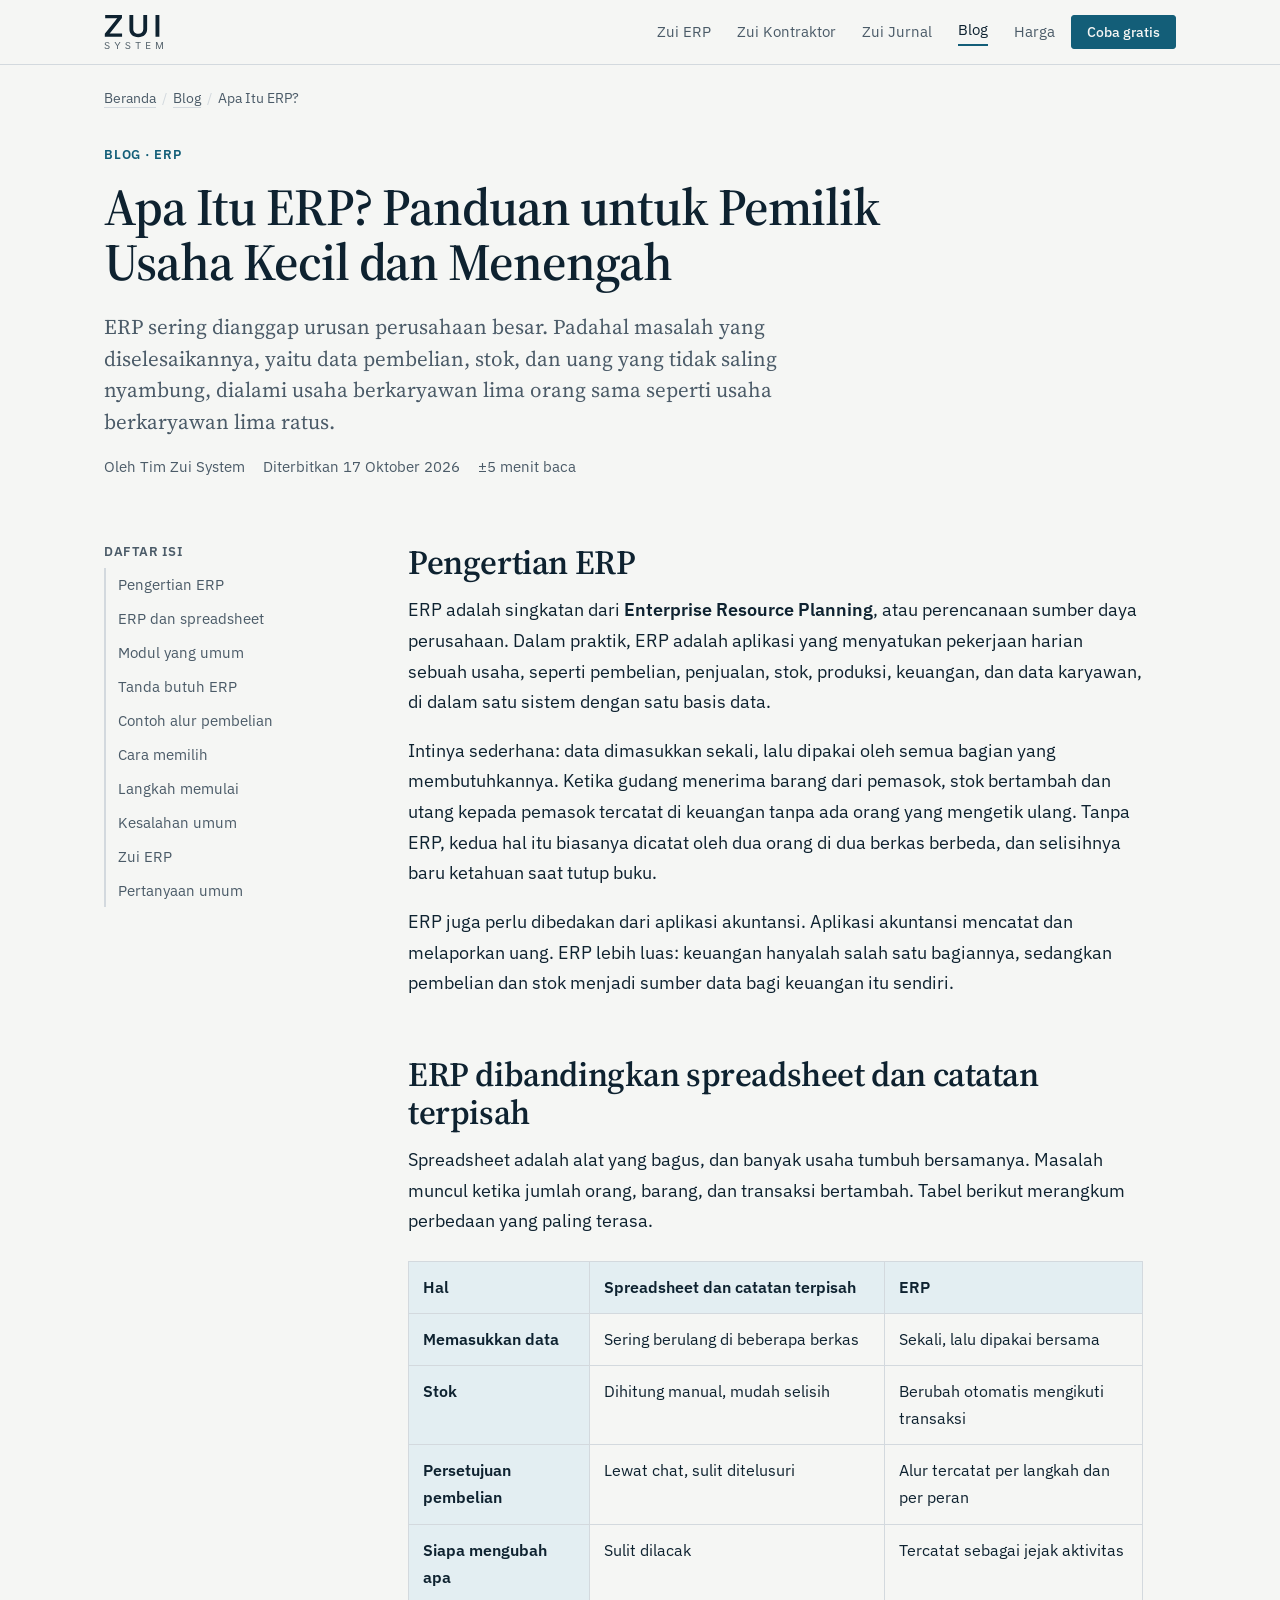
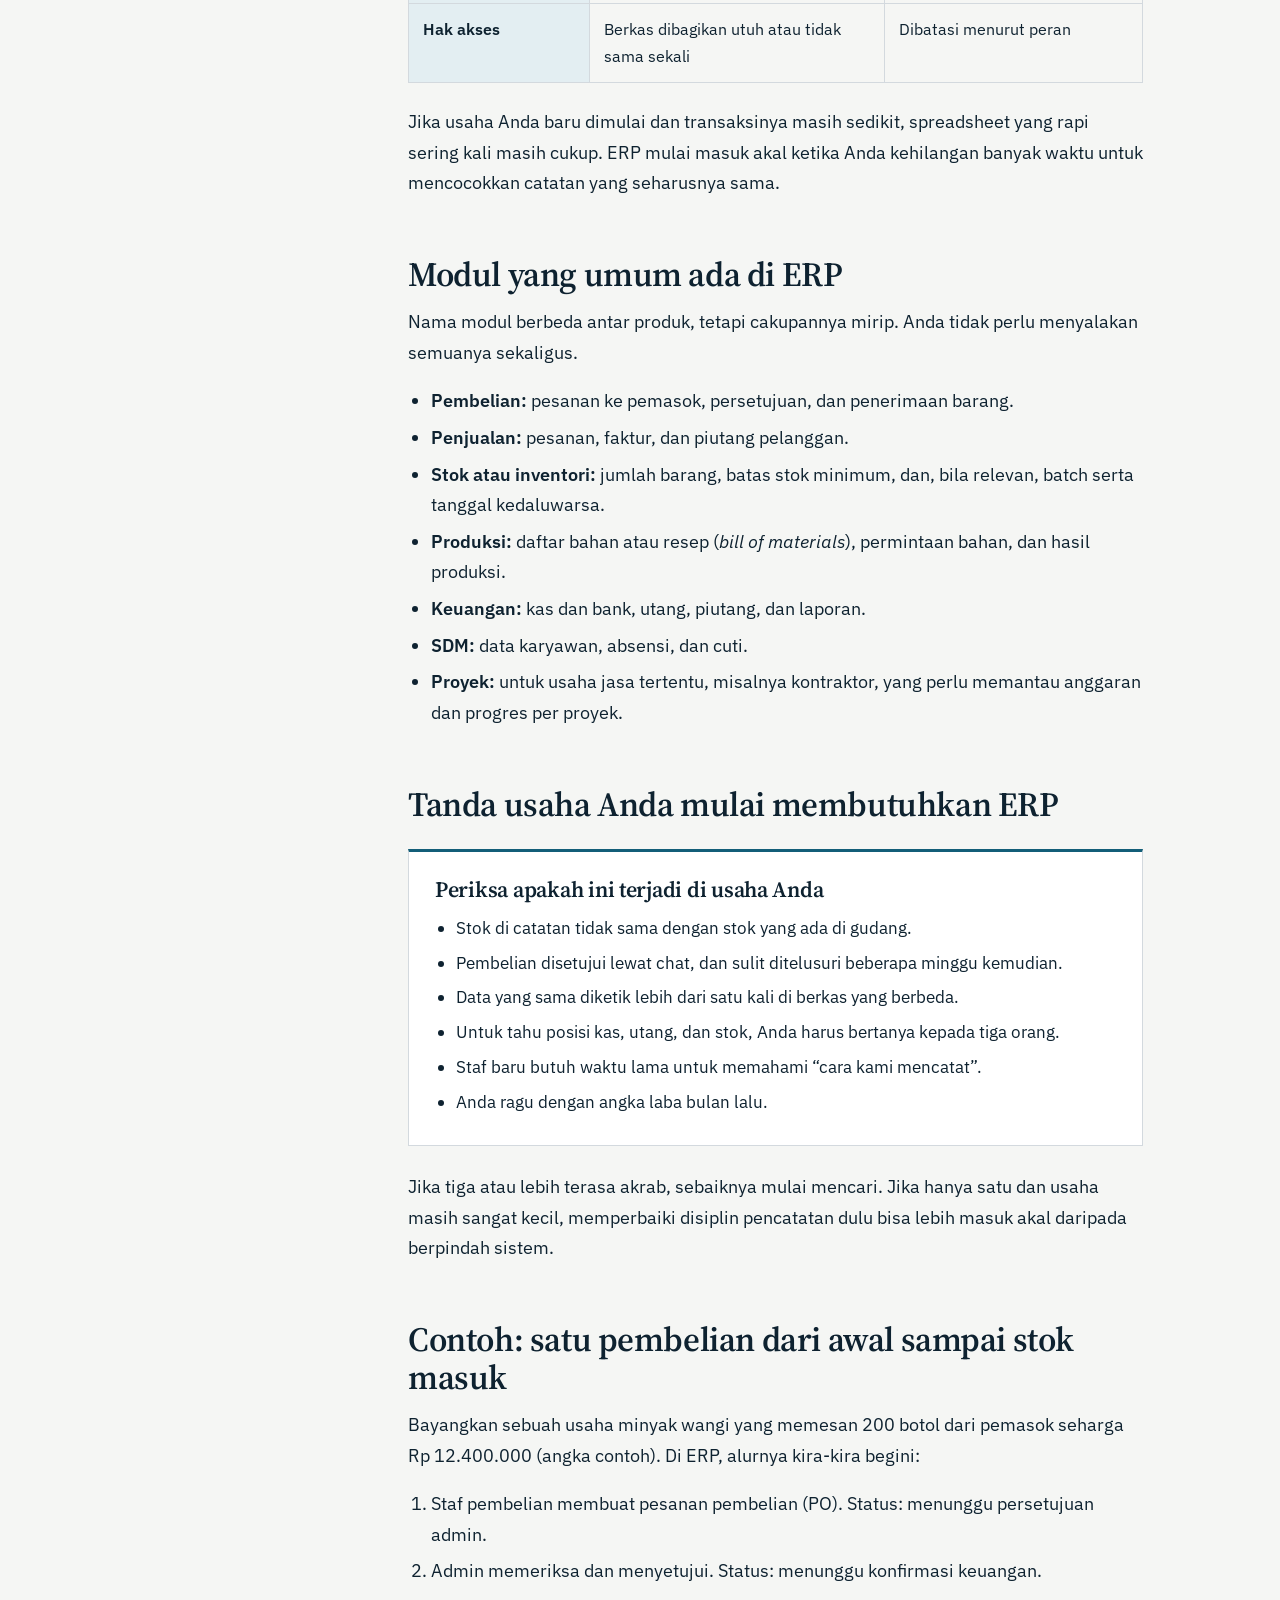
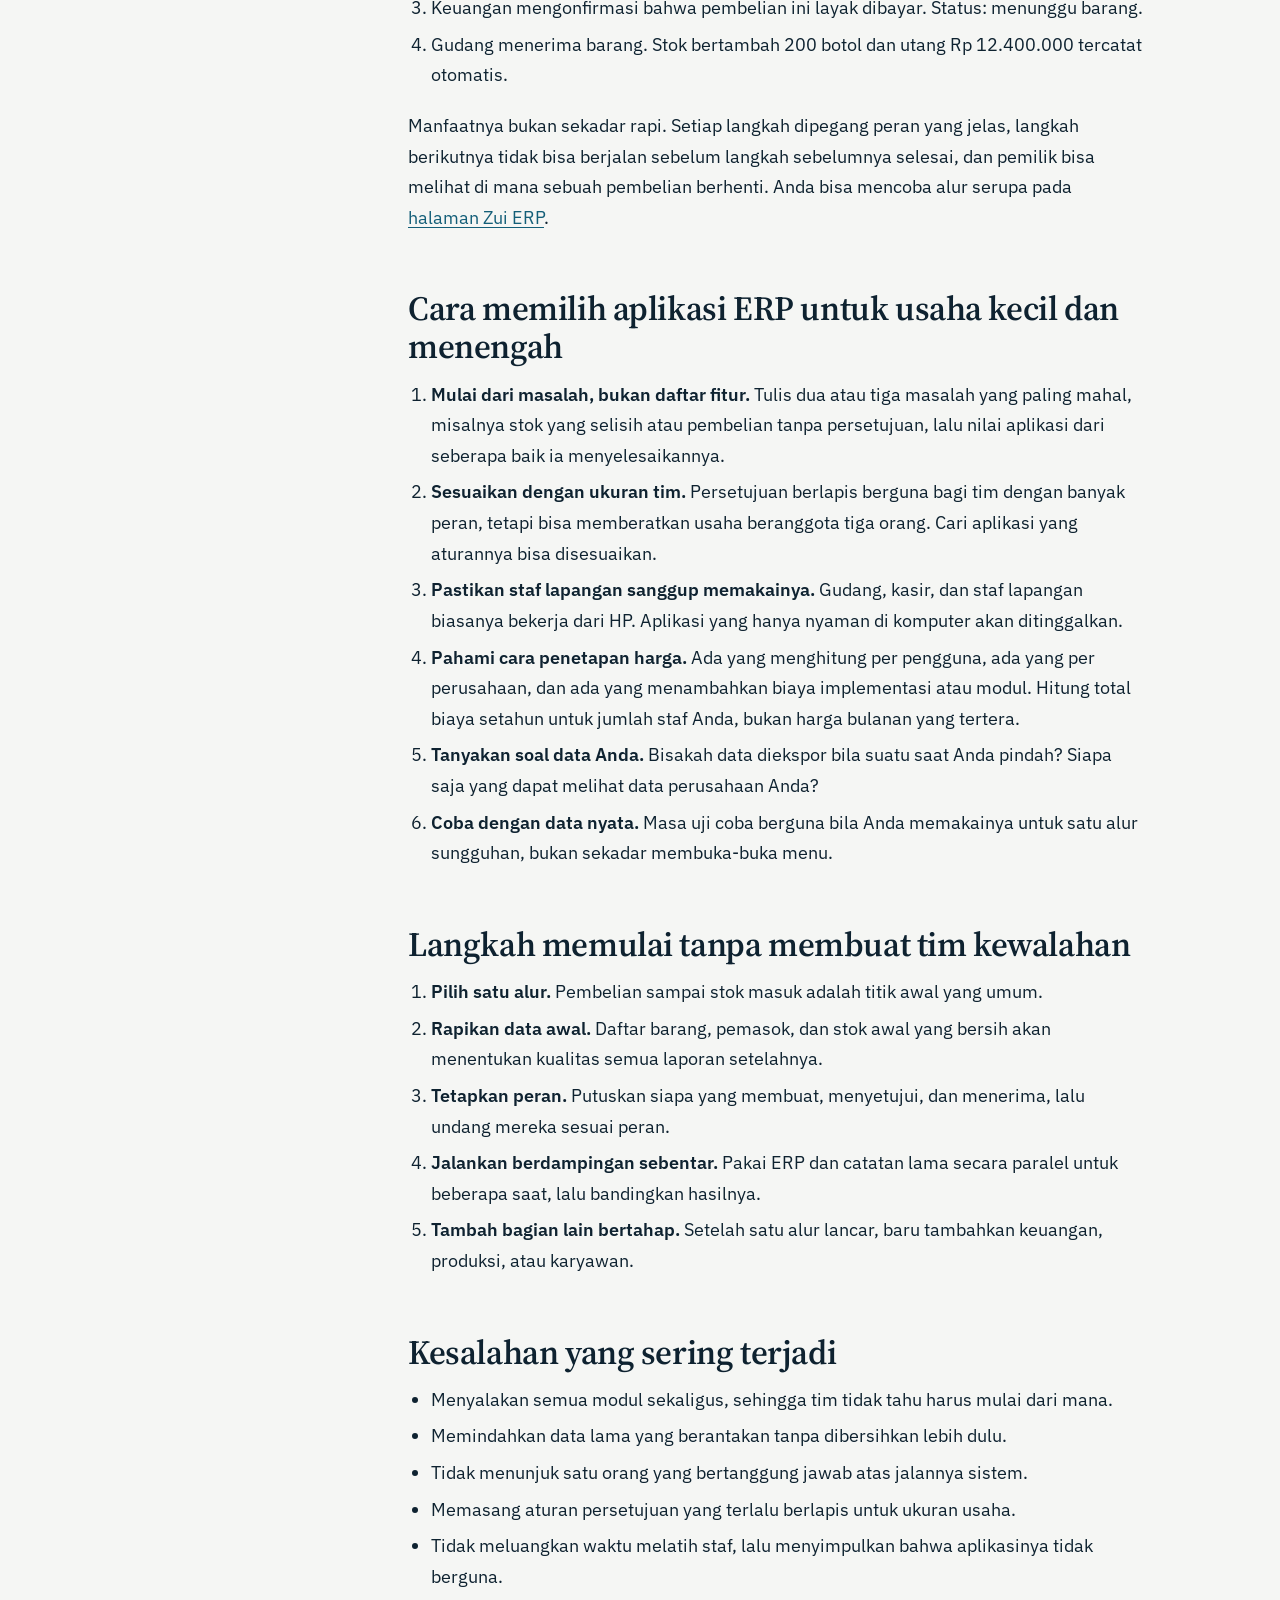
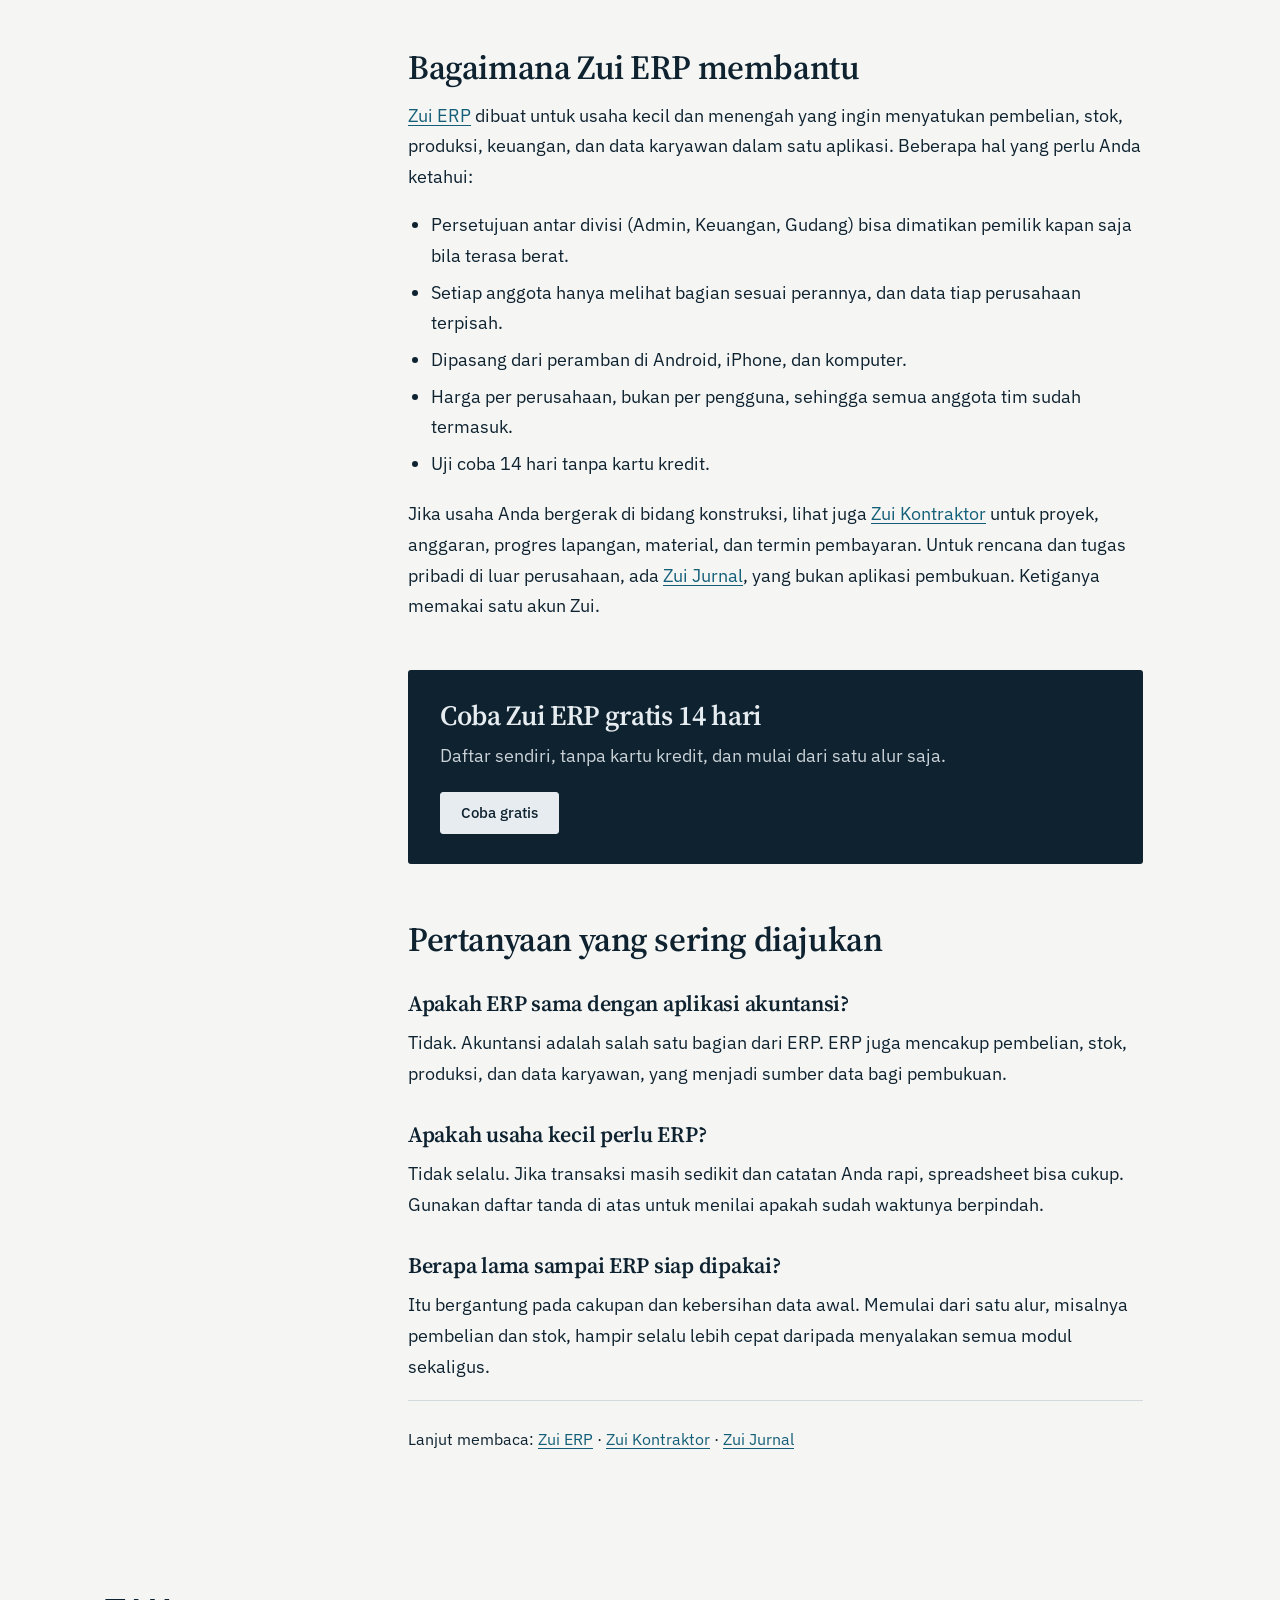
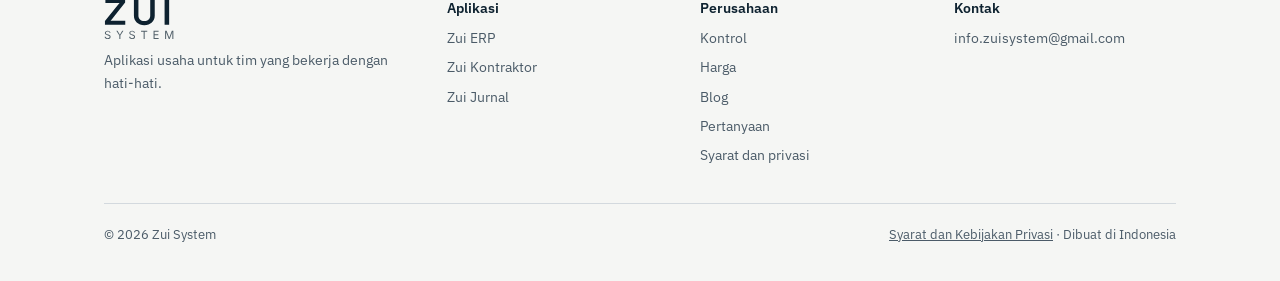
<file: apa-itu-erp.html>
<!DOCTYPE html>
<html lang="id"><head><meta charset="utf-8">
<meta name="viewport" content="width=device-width,initial-scale=1,viewport-fit=cover">
<meta name="theme-color" content="#0E2230"><title>Apa Itu ERP? Panduan untuk Pemilik Usaha Kecil dan Menengah</title>
<meta name="description" content="Apa itu ERP, modul yang umum ada, tanda usaha Anda membutuhkannya, dan cara memilih aplikasi ERP yang pas untuk usaha kecil dan menengah.">
<meta name="robots" content="index,follow,max-image-preview:large">
<link rel="canonical" href="https://zuisystem.com/apa-itu-erp.html">
<meta property="og:type" content="article">
<meta property="og:site_name" content="Zui System">
<meta property="og:locale" content="id_ID">
<meta property="og:url" content="https://zuisystem.com/apa-itu-erp.html">
<meta property="og:title" content="Apa Itu ERP? Panduan untuk Pemilik Usaha Kecil dan Menengah">
<meta property="og:description" content="Apa itu ERP, modul yang umum ada, tanda usaha Anda membutuhkannya, dan cara memilih aplikasi ERP yang pas untuk usaha kecil dan menengah.">
<meta property="og:image" content="https://zuisystem.com/og-apa-itu-erp.png">
<meta property="og:image:width" content="1200"><meta property="og:image:height" content="630">
<meta name="twitter:card" content="summary_large_image">
<meta name="twitter:title" content="Apa Itu ERP? Panduan untuk Pemilik Usaha Kecil dan Menengah">
<meta name="twitter:description" content="Apa itu ERP, modul yang umum ada, tanda usaha Anda membutuhkannya, dan cara memilih aplikasi ERP yang pas untuk usaha kecil dan menengah.">
<meta name="twitter:image" content="https://zuisystem.com/og-apa-itu-erp.png">
<meta name="author" content="Tim Zui System">
<meta property="article:published_time" content="2026-10-17T00:00:00+07:00">
<meta property="article:modified_time" content="2026-10-17T00:00:00+07:00">
<meta property="article:section" content="ERP">
<script type="application/ld+json">{"@context":"https://schema.org","@graph":[{"@type":"BlogPosting","@id":"https://zuisystem.com/apa-itu-erp.html#post","headline":"Apa Itu ERP? Panduan untuk Pemilik Usaha Kecil dan Menengah","description":"Apa itu ERP, modul yang umum ada, tanda usaha Anda membutuhkannya, dan cara memilih aplikasi ERP yang pas untuk usaha kecil dan menengah.","image":["https://zuisystem.com/og-apa-itu-erp.png"],"datePublished":"2026-10-17","dateModified":"2026-10-17","author":{"@type":"Organization","name":"Tim Zui System","url":"https://zuisystem.com/"},"publisher":{"@id":"https://zuisystem.com/#org"},"mainEntityOfPage":{"@type":"WebPage","@id":"https://zuisystem.com/apa-itu-erp.html"},"inLanguage":"id","wordCount":1097,"articleSection":"ERP","keywords":"apa itu ERP, ERP untuk UKM, aplikasi ERP, pengertian ERP, memilih aplikasi ERP","about":{"@id":"https://zuisystem.com/zui-erp.html#app"}},{"@type":"BreadcrumbList","itemListElement":[{"@type":"ListItem","position":1,"name":"Beranda","item":"https://zuisystem.com/"},{"@type":"ListItem","position":2,"name":"Blog","item":"https://zuisystem.com/blog.html"},{"@type":"ListItem","position":3,"name":"Apa Itu ERP?","item":"https://zuisystem.com/blog.html"}],"@id":"https://zuisystem.com/apa-itu-erp.html#bc"}]}</script>
<link rel="icon" href="icon-192.png"><link rel="manifest" href="manifest.webmanifest"><link rel="apple-touch-icon" href="icon-192.png">
<link rel="preconnect" href="https://fonts.googleapis.com"><link rel="preconnect" href="https://fonts.gstatic.com" crossorigin>
<link rel="stylesheet" href="https://fonts.googleapis.com/css2?family=IBM+Plex+Sans:wght@400;500;600&family=Source+Serif+4:opsz,wght@8..60,400;8..60,600&display=swap">
<link rel="stylesheet" href="site.css?v=1">
</head><body>
<a class="sk" href="#isi">Lewati ke isi</a>
<div class="top"><div class="w"><a class="lg" href="index.html"><svg class="zl" viewBox="20 20 398 226" role="img" aria-label="Zui System"><g fill="currentColor"><path transform="translate(20 165.4)" d="M5.37109375 0.0H120.1171875V-22.36328125H36.9140625C42.1875 -28.61328125 47.4609375 -34.765625 52.44140625 -41.015625L119.3359375 -125.0V-145.5078125H7.91015625V-123.14453125H88.28125C83.203125 -117.3828125 78.3203125 -111.5234375 73.6328125 -105.76171875L5.37109375 -20.5078125Z M227.8984375 2.34375C263.4453125 2.34375 286.6875 -19.3359375 286.6875 -50.29296875V-145.5078125H261.19921875V-52.34375C261.19921875 -33.7890625 248.30859375 -20.5078125 227.8984375 -20.5078125C207.48828125 -20.5078125 194.5 -33.88671875 194.5 -52.34375V-145.5078125H169.01171875V-50.29296875C169.01171875 -19.23828125 192.25390625 2.34375 227.8984375 2.34375Z M368.1015625 -145.5078125H342.3203125V0.0H368.1015625Z"/><path transform="translate(20 245.9)" opacity=".7" d="M20.53125 0.8125C31.28125 0.8125 37.4375 -5.0625 37.4375 -12.6875C37.4375 -21.375 29.25 -24.1875 24.25 -25.5625L19.59375 -26.84375C16.1875 -27.78125 10.71875 -29.5 10.71875 -34.375C10.71875 -38.75 14.71875 -41.9375 20.75 -41.9375C26.28125 -41.9375 30.46875 -39.34375 31.0 -34.8125H36.8125C36.53125 -41.84375 30.125 -47.1875 20.9375 -47.1875C11.9375 -47.1875 4.9375 -41.96875 4.9375 -34.09375C4.9375 -27.90625 9.3125 -24.0625 16.8125 -21.9375L22.4375 -20.34375C27.40625 -18.9375 31.65625 -17.28125 31.65625 -12.78125C31.65625 -7.8125 26.84375 -4.5 20.53125 -4.5C15.0625 -4.5 10.1875 -6.90625 9.71875 -12.1875H3.625C4.15625 -4.375 10.4375 0.8125 20.53125 0.8125Z M86.6925 0.0H92.63V-19.0625L109.755 -46.5625H102.91125L93.72375 -31.53125C92.22375 -29.0625 90.97375 -26.9375 89.72375 -23.9375C88.47375 -26.84375 87.22375 -28.96875 85.66125 -31.53125L76.4425 -46.5625H69.5675L86.6925 -19.0625Z M158.79125 0.8125C169.54125 0.8125 175.6975 -5.0625 175.6975 -12.6875C175.6975 -21.375 167.51 -24.1875 162.51 -25.5625L157.85375 -26.84375C154.4475 -27.78125 148.97875 -29.5 148.97875 -34.375C148.97875 -38.75 152.97875 -41.9375 159.01 -41.9375C164.54125 -41.9375 168.72875 -39.34375 169.26 -34.8125H175.0725C174.79125 -41.84375 168.385 -47.1875 159.1975 -47.1875C150.1975 -47.1875 143.1975 -41.96875 143.1975 -34.09375C143.1975 -27.90625 147.5725 -24.0625 155.0725 -21.9375L160.6975 -20.34375C165.66625 -18.9375 169.91625 -17.28125 169.91625 -12.78125C169.91625 -7.8125 165.10375 -4.5 158.79125 -4.5C153.3225 -4.5 148.4475 -6.90625 147.97875 -12.1875H141.885C142.41625 -4.375 148.6975 0.8125 158.79125 0.8125Z M209.265 -41.3125H223.92125V0.0H229.85875V-41.3125H244.4525V-46.5625H209.265Z M280.02 0.0H308.67625V-5.25H285.9575V-20.875H306.86375V-26.125H285.9575V-41.3125H308.395V-46.5625H280.02Z M345.36875 0.0H351.025V-26.59375C351.025 -30.1875 350.9 -35.6875 350.80625 -40.125C352.65 -34.65625 354.4625 -29.21875 355.49375 -26.59375L366.05625 0.0H371.2125L381.61875 -26.59375C382.68125 -29.3125 384.61875 -34.90625 386.30625 -40.21875C386.18125 -35.375 386.0875 -30.03125 386.0875 -26.59375V0.0H391.93125V-46.5625H383.4625L372.15 -17.1875C371.24375 -14.84375 369.80625 -10.25 368.7125 -6.59375C367.61875 -10.375 366.15 -14.9375 365.275 -17.1875L353.80625 -46.5625H345.36875Z"/></g></svg></a>
<nav class="lk" aria-label="Utama"><a href="zui-erp.html">Zui ERP</a><a href="zui-kontraktor.html">Zui Kontraktor</a><a href="zui-jurnal.html">Zui Jurnal</a><a href="blog.html" aria-current="page">Blog</a><a href="index.html#harga">Harga</a></nav>
<a class="b p sm" href="index.html#mulai">Coba gratis</a>
<button type="button" class="hb" id="hb" aria-label="Buka menu" aria-expanded="false" aria-controls="mm"><span></span><span></span></button></div>
<div class="mm" id="mm" hidden><div class="w"><a class="mi" href="zui-erp.html">Zui ERP</a><a class="mi" href="zui-kontraktor.html">Zui Kontraktor</a><a class="mi" href="zui-jurnal.html">Zui Jurnal</a><a class="mi" href="blog.html">Blog</a><a class="mi" href="index.html#harga">Harga</a><a class="mi" href="syarat.html">Syarat dan privasi</a><a class="b p mcta" href="index.html#mulai">Coba gratis 14 hari</a></div></div></div>
<main id="isi">
<div class="w"><nav class="bc" aria-label="Remah roti"><ol><li><a href="index.html">Beranda</a></li><li><a href="blog.html">Blog</a></li><li aria-current="page">Apa Itu ERP?</li></ol></nav>
<article class="art"><header><p class="eyebrow">Blog · ERP</p><h1>Apa Itu ERP? Panduan untuk Pemilik Usaha Kecil dan Menengah</h1>
<p class="lede">ERP sering dianggap urusan perusahaan besar. Padahal masalah yang diselesaikannya, yaitu data pembelian, stok, dan uang yang tidak saling nyambung, dialami usaha berkaryawan lima orang sama seperti usaha berkaryawan lima ratus.</p>
<p class="meta"><span>Oleh Tim Zui System</span><span>Diterbitkan <time datetime="2026-10-17">17 Oktober 2026</time></span><span>±5 menit baca</span></p></header>
<nav class="toc" aria-label="Daftar isi"><b>Daftar isi</b><a href="#pengertian">Pengertian ERP</a><a href="#perbandingan">ERP dan spreadsheet</a><a href="#modul">Modul yang umum</a><a href="#tanda">Tanda butuh ERP</a><a href="#contoh">Contoh alur pembelian</a><a href="#memilih">Cara memilih</a><a href="#memulai">Langkah memulai</a><a href="#kesalahan">Kesalahan umum</a><a href="#zui">Zui ERP</a><a href="#faq">Pertanyaan umum</a></nav>
<div class="pr"><h2 id="pengertian">Pengertian ERP</h2>
<p>ERP adalah singkatan dari <strong>Enterprise Resource Planning</strong>, atau perencanaan sumber daya perusahaan. Dalam praktik, ERP adalah aplikasi yang menyatukan pekerjaan harian sebuah usaha, seperti pembelian, penjualan, stok, produksi, keuangan, dan data karyawan, di dalam satu sistem dengan satu basis data.</p>
<p>Intinya sederhana: data dimasukkan sekali, lalu dipakai oleh semua bagian yang membutuhkannya. Ketika gudang menerima barang dari pemasok, stok bertambah dan utang kepada pemasok tercatat di keuangan tanpa ada orang yang mengetik ulang. Tanpa ERP, kedua hal itu biasanya dicatat oleh dua orang di dua berkas berbeda, dan selisihnya baru ketahuan saat tutup buku.</p>
<p>ERP juga perlu dibedakan dari aplikasi akuntansi. Aplikasi akuntansi mencatat dan melaporkan uang. ERP lebih luas: keuangan hanyalah salah satu bagiannya, sedangkan pembelian dan stok menjadi sumber data bagi keuangan itu sendiri.</p>

<h2 id="perbandingan">ERP dibandingkan spreadsheet dan catatan terpisah</h2>
<p>Spreadsheet adalah alat yang bagus, dan banyak usaha tumbuh bersamanya. Masalah muncul ketika jumlah orang, barang, dan transaksi bertambah. Tabel berikut merangkum perbedaan yang paling terasa.</p>
<div class="tw"><table><thead><tr><th scope="col">Hal</th><th scope="col">Spreadsheet dan catatan terpisah</th><th scope="col">ERP</th></tr></thead><tbody>
<tr><th scope="row">Memasukkan data</th><td>Sering berulang di beberapa berkas</td><td>Sekali, lalu dipakai bersama</td></tr>
<tr><th scope="row">Stok</th><td>Dihitung manual, mudah selisih</td><td>Berubah otomatis mengikuti transaksi</td></tr>
<tr><th scope="row">Persetujuan pembelian</th><td>Lewat chat, sulit ditelusuri</td><td>Alur tercatat per langkah dan per peran</td></tr>
<tr><th scope="row">Siapa mengubah apa</th><td>Sulit dilacak</td><td>Tercatat sebagai jejak aktivitas</td></tr>
<tr><th scope="row">Hak akses</th><td>Berkas dibagikan utuh atau tidak sama sekali</td><td>Dibatasi menurut peran</td></tr></tbody></table></div>
<p>Jika usaha Anda baru dimulai dan transaksinya masih sedikit, spreadsheet yang rapi sering kali masih cukup. ERP mulai masuk akal ketika Anda kehilangan banyak waktu untuk mencocokkan catatan yang seharusnya sama.</p>

<h2 id="modul">Modul yang umum ada di ERP</h2>
<p>Nama modul berbeda antar produk, tetapi cakupannya mirip. Anda tidak perlu menyalakan semuanya sekaligus.</p>
<ul>
<li><strong>Pembelian:</strong> pesanan ke pemasok, persetujuan, dan penerimaan barang.</li>
<li><strong>Penjualan:</strong> pesanan, faktur, dan piutang pelanggan.</li>
<li><strong>Stok atau inventori:</strong> jumlah barang, batas stok minimum, dan, bila relevan, batch serta tanggal kedaluwarsa.</li>
<li><strong>Produksi:</strong> daftar bahan atau resep (<em>bill of materials</em>), permintaan bahan, dan hasil produksi.</li>
<li><strong>Keuangan:</strong> kas dan bank, utang, piutang, dan laporan.</li>
<li><strong>SDM:</strong> data karyawan, absensi, dan cuti.</li>
<li><strong>Proyek:</strong> untuk usaha jasa tertentu, misalnya kontraktor, yang perlu memantau anggaran dan progres per proyek.</li></ul>

<h2 id="tanda">Tanda usaha Anda mulai membutuhkan ERP</h2>
<div class="cl"><h3>Periksa apakah ini terjadi di usaha Anda</h3><ul>
<li>Stok di catatan tidak sama dengan stok yang ada di gudang.</li>
<li>Pembelian disetujui lewat chat, dan sulit ditelusuri beberapa minggu kemudian.</li>
<li>Data yang sama diketik lebih dari satu kali di berkas yang berbeda.</li>
<li>Untuk tahu posisi kas, utang, dan stok, Anda harus bertanya kepada tiga orang.</li>
<li>Staf baru butuh waktu lama untuk memahami “cara kami mencatat”.</li>
<li>Anda ragu dengan angka laba bulan lalu.</li></ul></div>
<p>Jika tiga atau lebih terasa akrab, sebaiknya mulai mencari. Jika hanya satu dan usaha masih sangat kecil, memperbaiki disiplin pencatatan dulu bisa lebih masuk akal daripada berpindah sistem.</p>

<h2 id="contoh">Contoh: satu pembelian dari awal sampai stok masuk</h2>
<p>Bayangkan sebuah usaha minyak wangi yang memesan 200 botol dari pemasok seharga Rp 12.400.000 (angka contoh). Di ERP, alurnya kira-kira begini:</p>
<ol>
<li>Staf pembelian membuat pesanan pembelian (PO). Status: menunggu persetujuan admin.</li>
<li>Admin memeriksa dan menyetujui. Status: menunggu konfirmasi keuangan.</li>
<li>Keuangan mengonfirmasi bahwa pembelian ini layak dibayar. Status: menunggu barang.</li>
<li>Gudang menerima barang. Stok bertambah 200 botol dan utang Rp 12.400.000 tercatat otomatis.</li></ol>
<p>Manfaatnya bukan sekadar rapi. Setiap langkah dipegang peran yang jelas, langkah berikutnya tidak bisa berjalan sebelum langkah sebelumnya selesai, dan pemilik bisa melihat di mana sebuah pembelian berhenti. Anda bisa mencoba alur serupa pada <a href="zui-erp.html">halaman Zui ERP</a>.</p>

<h2 id="memilih">Cara memilih aplikasi ERP untuk usaha kecil dan menengah</h2>
<ol>
<li><strong>Mulai dari masalah, bukan daftar fitur.</strong> Tulis dua atau tiga masalah yang paling mahal, misalnya stok yang selisih atau pembelian tanpa persetujuan, lalu nilai aplikasi dari seberapa baik ia menyelesaikannya.</li>
<li><strong>Sesuaikan dengan ukuran tim.</strong> Persetujuan berlapis berguna bagi tim dengan banyak peran, tetapi bisa memberatkan usaha beranggota tiga orang. Cari aplikasi yang aturannya bisa disesuaikan.</li>
<li><strong>Pastikan staf lapangan sanggup memakainya.</strong> Gudang, kasir, dan staf lapangan biasanya bekerja dari HP. Aplikasi yang hanya nyaman di komputer akan ditinggalkan.</li>
<li><strong>Pahami cara penetapan harga.</strong> Ada yang menghitung per pengguna, ada yang per perusahaan, dan ada yang menambahkan biaya implementasi atau modul. Hitung total biaya setahun untuk jumlah staf Anda, bukan harga bulanan yang tertera.</li>
<li><strong>Tanyakan soal data Anda.</strong> Bisakah data diekspor bila suatu saat Anda pindah? Siapa saja yang dapat melihat data perusahaan Anda?</li>
<li><strong>Coba dengan data nyata.</strong> Masa uji coba berguna bila Anda memakainya untuk satu alur sungguhan, bukan sekadar membuka-buka menu.</li></ol>

<h2 id="memulai">Langkah memulai tanpa membuat tim kewalahan</h2>
<ol>
<li><strong>Pilih satu alur.</strong> Pembelian sampai stok masuk adalah titik awal yang umum.</li>
<li><strong>Rapikan data awal.</strong> Daftar barang, pemasok, dan stok awal yang bersih akan menentukan kualitas semua laporan setelahnya.</li>
<li><strong>Tetapkan peran.</strong> Putuskan siapa yang membuat, menyetujui, dan menerima, lalu undang mereka sesuai peran.</li>
<li><strong>Jalankan berdampingan sebentar.</strong> Pakai ERP dan catatan lama secara paralel untuk beberapa saat, lalu bandingkan hasilnya.</li>
<li><strong>Tambah bagian lain bertahap.</strong> Setelah satu alur lancar, baru tambahkan keuangan, produksi, atau karyawan.</li></ol>

<h2 id="kesalahan">Kesalahan yang sering terjadi</h2>
<ul>
<li>Menyalakan semua modul sekaligus, sehingga tim tidak tahu harus mulai dari mana.</li>
<li>Memindahkan data lama yang berantakan tanpa dibersihkan lebih dulu.</li>
<li>Tidak menunjuk satu orang yang bertanggung jawab atas jalannya sistem.</li>
<li>Memasang aturan persetujuan yang terlalu berlapis untuk ukuran usaha.</li>
<li>Tidak meluangkan waktu melatih staf, lalu menyimpulkan bahwa aplikasinya tidak berguna.</li></ul>

<h2 id="zui">Bagaimana Zui ERP membantu</h2>
<p><a href="zui-erp.html">Zui ERP</a> dibuat untuk usaha kecil dan menengah yang ingin menyatukan pembelian, stok, produksi, keuangan, dan data karyawan dalam satu aplikasi. Beberapa hal yang perlu Anda ketahui:</p>
<ul>
<li>Persetujuan antar divisi (Admin, Keuangan, Gudang) bisa dimatikan pemilik kapan saja bila terasa berat.</li>
<li>Setiap anggota hanya melihat bagian sesuai perannya, dan data tiap perusahaan terpisah.</li>
<li>Dipasang dari peramban di Android, iPhone, dan komputer.</li>
<li>Harga per perusahaan, bukan per pengguna, sehingga semua anggota tim sudah termasuk.</li>
<li>Uji coba 14 hari tanpa kartu kredit.</li></ul>
<p>Jika usaha Anda bergerak di bidang konstruksi, lihat juga <a href="zui-kontraktor.html">Zui Kontraktor</a> untuk proyek, anggaran, progres lapangan, material, dan termin pembayaran. Untuk rencana dan tugas pribadi di luar perusahaan, ada <a href="zui-jurnal.html">Zui Jurnal</a>, yang bukan aplikasi pembukuan. Ketiganya memakai satu akun Zui.</p>
<div class="cta-in"><h2>Coba Zui ERP gratis 14 hari</h2><p>Daftar sendiri, tanpa kartu kredit, dan mulai dari satu alur saja.</p><a class="b" href="index.html#mulai">Coba gratis</a></div>

<h2 id="faq">Pertanyaan yang sering diajukan</h2>
<h3>Apakah ERP sama dengan aplikasi akuntansi?</h3>
<p>Tidak. Akuntansi adalah salah satu bagian dari ERP. ERP juga mencakup pembelian, stok, produksi, dan data karyawan, yang menjadi sumber data bagi pembukuan.</p>
<h3>Apakah usaha kecil perlu ERP?</h3>
<p>Tidak selalu. Jika transaksi masih sedikit dan catatan Anda rapi, spreadsheet bisa cukup. Gunakan daftar tanda di atas untuk menilai apakah sudah waktunya berpindah.</p>
<h3>Berapa lama sampai ERP siap dipakai?</h3>
<p>Itu bergantung pada cakupan dan kebersihan data awal. Memulai dari satu alur, misalnya pembelian dan stok, hampir selalu lebih cepat daripada menyalakan semua modul sekaligus.</p>
<p class="rel">Lanjut membaca: <a href="zui-erp.html">Zui ERP</a> · <a href="zui-kontraktor.html">Zui Kontraktor</a> · <a href="zui-jurnal.html">Zui Jurnal</a></p></div></article></div>
</main>
<div class="w"><footer><div class="fc"><div><a class="lg" href="index.html"><svg class="zl" viewBox="20 20 398 226" role="img" aria-label="Zui System"><g fill="currentColor"><path transform="translate(20 165.4)" d="M5.37109375 0.0H120.1171875V-22.36328125H36.9140625C42.1875 -28.61328125 47.4609375 -34.765625 52.44140625 -41.015625L119.3359375 -125.0V-145.5078125H7.91015625V-123.14453125H88.28125C83.203125 -117.3828125 78.3203125 -111.5234375 73.6328125 -105.76171875L5.37109375 -20.5078125Z M227.8984375 2.34375C263.4453125 2.34375 286.6875 -19.3359375 286.6875 -50.29296875V-145.5078125H261.19921875V-52.34375C261.19921875 -33.7890625 248.30859375 -20.5078125 227.8984375 -20.5078125C207.48828125 -20.5078125 194.5 -33.88671875 194.5 -52.34375V-145.5078125H169.01171875V-50.29296875C169.01171875 -19.23828125 192.25390625 2.34375 227.8984375 2.34375Z M368.1015625 -145.5078125H342.3203125V0.0H368.1015625Z"/><path transform="translate(20 245.9)" opacity=".7" d="M20.53125 0.8125C31.28125 0.8125 37.4375 -5.0625 37.4375 -12.6875C37.4375 -21.375 29.25 -24.1875 24.25 -25.5625L19.59375 -26.84375C16.1875 -27.78125 10.71875 -29.5 10.71875 -34.375C10.71875 -38.75 14.71875 -41.9375 20.75 -41.9375C26.28125 -41.9375 30.46875 -39.34375 31.0 -34.8125H36.8125C36.53125 -41.84375 30.125 -47.1875 20.9375 -47.1875C11.9375 -47.1875 4.9375 -41.96875 4.9375 -34.09375C4.9375 -27.90625 9.3125 -24.0625 16.8125 -21.9375L22.4375 -20.34375C27.40625 -18.9375 31.65625 -17.28125 31.65625 -12.78125C31.65625 -7.8125 26.84375 -4.5 20.53125 -4.5C15.0625 -4.5 10.1875 -6.90625 9.71875 -12.1875H3.625C4.15625 -4.375 10.4375 0.8125 20.53125 0.8125Z M86.6925 0.0H92.63V-19.0625L109.755 -46.5625H102.91125L93.72375 -31.53125C92.22375 -29.0625 90.97375 -26.9375 89.72375 -23.9375C88.47375 -26.84375 87.22375 -28.96875 85.66125 -31.53125L76.4425 -46.5625H69.5675L86.6925 -19.0625Z M158.79125 0.8125C169.54125 0.8125 175.6975 -5.0625 175.6975 -12.6875C175.6975 -21.375 167.51 -24.1875 162.51 -25.5625L157.85375 -26.84375C154.4475 -27.78125 148.97875 -29.5 148.97875 -34.375C148.97875 -38.75 152.97875 -41.9375 159.01 -41.9375C164.54125 -41.9375 168.72875 -39.34375 169.26 -34.8125H175.0725C174.79125 -41.84375 168.385 -47.1875 159.1975 -47.1875C150.1975 -47.1875 143.1975 -41.96875 143.1975 -34.09375C143.1975 -27.90625 147.5725 -24.0625 155.0725 -21.9375L160.6975 -20.34375C165.66625 -18.9375 169.91625 -17.28125 169.91625 -12.78125C169.91625 -7.8125 165.10375 -4.5 158.79125 -4.5C153.3225 -4.5 148.4475 -6.90625 147.97875 -12.1875H141.885C142.41625 -4.375 148.6975 0.8125 158.79125 0.8125Z M209.265 -41.3125H223.92125V0.0H229.85875V-41.3125H244.4525V-46.5625H209.265Z M280.02 0.0H308.67625V-5.25H285.9575V-20.875H306.86375V-26.125H285.9575V-41.3125H308.395V-46.5625H280.02Z M345.36875 0.0H351.025V-26.59375C351.025 -30.1875 350.9 -35.6875 350.80625 -40.125C352.65 -34.65625 354.4625 -29.21875 355.49375 -26.59375L366.05625 0.0H371.2125L381.61875 -26.59375C382.68125 -29.3125 384.61875 -34.90625 386.30625 -40.21875C386.18125 -35.375 386.0875 -30.03125 386.0875 -26.59375V0.0H391.93125V-46.5625H383.4625L372.15 -17.1875C371.24375 -14.84375 369.80625 -10.25 368.7125 -6.59375C367.61875 -10.375 366.15 -14.9375 365.275 -17.1875L353.80625 -46.5625H345.36875Z"/></g></svg></a>Aplikasi usaha untuk tim yang bekerja dengan hati-hati.</div>
<div><h2>Aplikasi</h2><a href="zui-erp.html">Zui ERP</a><a href="zui-kontraktor.html">Zui Kontraktor</a><a href="zui-jurnal.html">Zui Jurnal</a></div>
<div><h2>Perusahaan</h2><a href="index.html#kontrol">Kontrol</a><a href="index.html#harga">Harga</a><a href="blog.html">Blog</a><a href="index.html#tanya">Pertanyaan</a><a href="syarat.html">Syarat dan privasi</a></div>
<div><h2>Kontak</h2><a href="mailto:info.zuisystem@gmail.com">info.zuisystem@gmail.com</a></div></div>
<div class="fb"><span>© <span id="yr">2026</span> Zui System</span><span><a href="syarat.html">Syarat dan Kebijakan Privasi</a> · Dibuat di Indonesia</span></div></footer></div>
<script src="site.js?v=1"></script>
</body></html>
</file>
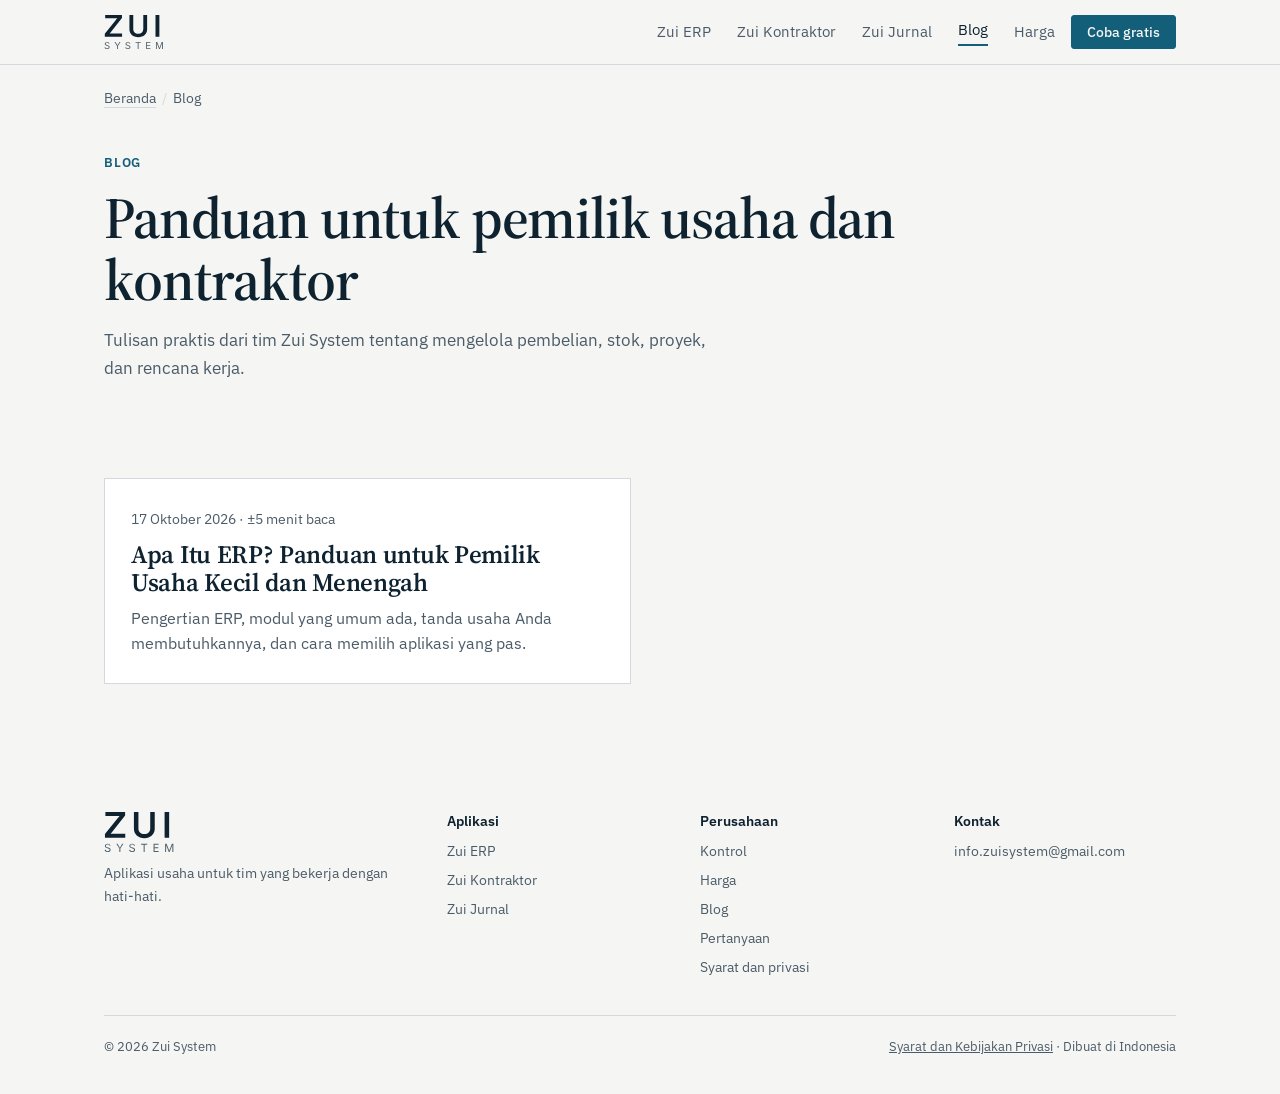
<file: blog.html>
<!DOCTYPE html>
<html lang="id"><head><meta charset="utf-8">
<meta name="viewport" content="width=device-width,initial-scale=1,viewport-fit=cover">
<meta name="theme-color" content="#0E2230"><title>Blog Zui System — Panduan untuk Pemilik Usaha dan Kontraktor</title>
<meta name="description" content="Panduan praktis tentang ERP, pengelolaan proyek konstruksi, dan perencanaan kerja untuk pemilik usaha kecil dan menengah, dari tim Zui System.">
<meta name="robots" content="index,follow,max-image-preview:large">
<link rel="canonical" href="https://zuisystem.com/blog.html">
<meta property="og:type" content="website">
<meta property="og:site_name" content="Zui System">
<meta property="og:locale" content="id_ID">
<meta property="og:url" content="https://zuisystem.com/blog.html">
<meta property="og:title" content="Blog Zui System — Panduan untuk Pemilik Usaha dan Kontraktor">
<meta property="og:description" content="Panduan praktis tentang ERP, pengelolaan proyek konstruksi, dan perencanaan kerja untuk pemilik usaha kecil dan menengah, dari tim Zui System.">
<meta property="og:image" content="https://zuisystem.com/og-blog.png">
<meta property="og:image:width" content="1200"><meta property="og:image:height" content="630">
<meta name="twitter:card" content="summary_large_image">
<meta name="twitter:title" content="Blog Zui System — Panduan untuk Pemilik Usaha dan Kontraktor">
<meta name="twitter:description" content="Panduan praktis tentang ERP, pengelolaan proyek konstruksi, dan perencanaan kerja untuk pemilik usaha kecil dan menengah, dari tim Zui System.">
<meta name="twitter:image" content="https://zuisystem.com/og-blog.png">
<script type="application/ld+json">{"@context":"https://schema.org","@graph":[{"@type":"Blog","@id":"https://zuisystem.com/blog.html#blog","url":"https://zuisystem.com/blog.html","name":"Blog Zui System","description":"Panduan praktis tentang ERP, pengelolaan proyek konstruksi, dan perencanaan kerja untuk pemilik usaha kecil dan menengah, dari tim Zui System.","inLanguage":"id","publisher":{"@id":"https://zuisystem.com/#org"},"blogPost":[{"@id":"https://zuisystem.com/apa-itu-erp.html#post"}]},{"@type":"CollectionPage","url":"https://zuisystem.com/blog.html","name":"Blog Zui System — Panduan untuk Pemilik Usaha dan Kontraktor","description":"Panduan praktis tentang ERP, pengelolaan proyek konstruksi, dan perencanaan kerja untuk pemilik usaha kecil dan menengah, dari tim Zui System.","inLanguage":"id","isPartOf":{"@id":"https://zuisystem.com/#web"},"breadcrumb":{"@id":"https://zuisystem.com/blog.html#bc"}},{"@type":"BreadcrumbList","itemListElement":[{"@type":"ListItem","position":1,"name":"Beranda","item":"https://zuisystem.com/"},{"@type":"ListItem","position":2,"name":"Blog","item":"https://zuisystem.com/zui-jurnal.html"}],"@id":"https://zuisystem.com/blog.html#bc"}]}</script>
<link rel="icon" href="icon-192.png"><link rel="manifest" href="manifest.webmanifest"><link rel="apple-touch-icon" href="icon-192.png">
<link rel="preconnect" href="https://fonts.googleapis.com"><link rel="preconnect" href="https://fonts.gstatic.com" crossorigin>
<link rel="stylesheet" href="https://fonts.googleapis.com/css2?family=IBM+Plex+Sans:wght@400;500;600&family=Source+Serif+4:opsz,wght@8..60,400;8..60,600&display=swap">
<link rel="stylesheet" href="site.css?v=1">
</head><body>
<a class="sk" href="#isi">Lewati ke isi</a>
<div class="top"><div class="w"><a class="lg" href="index.html"><svg class="zl" viewBox="20 20 398 226" role="img" aria-label="Zui System"><g fill="currentColor"><path transform="translate(20 165.4)" d="M5.37109375 0.0H120.1171875V-22.36328125H36.9140625C42.1875 -28.61328125 47.4609375 -34.765625 52.44140625 -41.015625L119.3359375 -125.0V-145.5078125H7.91015625V-123.14453125H88.28125C83.203125 -117.3828125 78.3203125 -111.5234375 73.6328125 -105.76171875L5.37109375 -20.5078125Z M227.8984375 2.34375C263.4453125 2.34375 286.6875 -19.3359375 286.6875 -50.29296875V-145.5078125H261.19921875V-52.34375C261.19921875 -33.7890625 248.30859375 -20.5078125 227.8984375 -20.5078125C207.48828125 -20.5078125 194.5 -33.88671875 194.5 -52.34375V-145.5078125H169.01171875V-50.29296875C169.01171875 -19.23828125 192.25390625 2.34375 227.8984375 2.34375Z M368.1015625 -145.5078125H342.3203125V0.0H368.1015625Z"/><path transform="translate(20 245.9)" opacity=".7" d="M20.53125 0.8125C31.28125 0.8125 37.4375 -5.0625 37.4375 -12.6875C37.4375 -21.375 29.25 -24.1875 24.25 -25.5625L19.59375 -26.84375C16.1875 -27.78125 10.71875 -29.5 10.71875 -34.375C10.71875 -38.75 14.71875 -41.9375 20.75 -41.9375C26.28125 -41.9375 30.46875 -39.34375 31.0 -34.8125H36.8125C36.53125 -41.84375 30.125 -47.1875 20.9375 -47.1875C11.9375 -47.1875 4.9375 -41.96875 4.9375 -34.09375C4.9375 -27.90625 9.3125 -24.0625 16.8125 -21.9375L22.4375 -20.34375C27.40625 -18.9375 31.65625 -17.28125 31.65625 -12.78125C31.65625 -7.8125 26.84375 -4.5 20.53125 -4.5C15.0625 -4.5 10.1875 -6.90625 9.71875 -12.1875H3.625C4.15625 -4.375 10.4375 0.8125 20.53125 0.8125Z M86.6925 0.0H92.63V-19.0625L109.755 -46.5625H102.91125L93.72375 -31.53125C92.22375 -29.0625 90.97375 -26.9375 89.72375 -23.9375C88.47375 -26.84375 87.22375 -28.96875 85.66125 -31.53125L76.4425 -46.5625H69.5675L86.6925 -19.0625Z M158.79125 0.8125C169.54125 0.8125 175.6975 -5.0625 175.6975 -12.6875C175.6975 -21.375 167.51 -24.1875 162.51 -25.5625L157.85375 -26.84375C154.4475 -27.78125 148.97875 -29.5 148.97875 -34.375C148.97875 -38.75 152.97875 -41.9375 159.01 -41.9375C164.54125 -41.9375 168.72875 -39.34375 169.26 -34.8125H175.0725C174.79125 -41.84375 168.385 -47.1875 159.1975 -47.1875C150.1975 -47.1875 143.1975 -41.96875 143.1975 -34.09375C143.1975 -27.90625 147.5725 -24.0625 155.0725 -21.9375L160.6975 -20.34375C165.66625 -18.9375 169.91625 -17.28125 169.91625 -12.78125C169.91625 -7.8125 165.10375 -4.5 158.79125 -4.5C153.3225 -4.5 148.4475 -6.90625 147.97875 -12.1875H141.885C142.41625 -4.375 148.6975 0.8125 158.79125 0.8125Z M209.265 -41.3125H223.92125V0.0H229.85875V-41.3125H244.4525V-46.5625H209.265Z M280.02 0.0H308.67625V-5.25H285.9575V-20.875H306.86375V-26.125H285.9575V-41.3125H308.395V-46.5625H280.02Z M345.36875 0.0H351.025V-26.59375C351.025 -30.1875 350.9 -35.6875 350.80625 -40.125C352.65 -34.65625 354.4625 -29.21875 355.49375 -26.59375L366.05625 0.0H371.2125L381.61875 -26.59375C382.68125 -29.3125 384.61875 -34.90625 386.30625 -40.21875C386.18125 -35.375 386.0875 -30.03125 386.0875 -26.59375V0.0H391.93125V-46.5625H383.4625L372.15 -17.1875C371.24375 -14.84375 369.80625 -10.25 368.7125 -6.59375C367.61875 -10.375 366.15 -14.9375 365.275 -17.1875L353.80625 -46.5625H345.36875Z"/></g></svg></a>
<nav class="lk" aria-label="Utama"><a href="zui-erp.html">Zui ERP</a><a href="zui-kontraktor.html">Zui Kontraktor</a><a href="zui-jurnal.html">Zui Jurnal</a><a href="blog.html" aria-current="page">Blog</a><a href="index.html#harga">Harga</a></nav>
<a class="b p sm" href="index.html#mulai">Coba gratis</a>
<button type="button" class="hb" id="hb" aria-label="Buka menu" aria-expanded="false" aria-controls="mm"><span></span><span></span></button></div>
<div class="mm" id="mm" hidden><div class="w"><a class="mi" href="zui-erp.html">Zui ERP</a><a class="mi" href="zui-kontraktor.html">Zui Kontraktor</a><a class="mi" href="zui-jurnal.html">Zui Jurnal</a><a class="mi" href="blog.html">Blog</a><a class="mi" href="index.html#harga">Harga</a><a class="mi" href="syarat.html">Syarat dan privasi</a><a class="b p mcta" href="index.html#mulai">Coba gratis 14 hari</a></div></div></div>
<main id="isi">
<div class="w"><nav class="bc" aria-label="Remah roti"><ol><li><a href="index.html">Beranda</a></li><li aria-current="page">Blog</li></ol></nav>
<header class="ph1"><p class="eyebrow">Blog</p><h1>Panduan untuk pemilik usaha dan kontraktor</h1><p class="sub">Tulisan praktis dari tim Zui System tentang mengelola pembelian, stok, proyek, dan rencana kerja.</p></header>
<div class="bl" style="margin-bottom:84px"><a href="apa-itu-erp.html"><small><time datetime="2026-10-17">17 Oktober 2026</time> · ±5 menit baca</small><h2>Apa Itu ERP? Panduan untuk Pemilik Usaha Kecil dan Menengah</h2><p>Pengertian ERP, modul yang umum ada, tanda usaha Anda membutuhkannya, dan cara memilih aplikasi yang pas.</p></a></div></div>
</main>
<div class="w"><footer><div class="fc"><div><a class="lg" href="index.html"><svg class="zl" viewBox="20 20 398 226" role="img" aria-label="Zui System"><g fill="currentColor"><path transform="translate(20 165.4)" d="M5.37109375 0.0H120.1171875V-22.36328125H36.9140625C42.1875 -28.61328125 47.4609375 -34.765625 52.44140625 -41.015625L119.3359375 -125.0V-145.5078125H7.91015625V-123.14453125H88.28125C83.203125 -117.3828125 78.3203125 -111.5234375 73.6328125 -105.76171875L5.37109375 -20.5078125Z M227.8984375 2.34375C263.4453125 2.34375 286.6875 -19.3359375 286.6875 -50.29296875V-145.5078125H261.19921875V-52.34375C261.19921875 -33.7890625 248.30859375 -20.5078125 227.8984375 -20.5078125C207.48828125 -20.5078125 194.5 -33.88671875 194.5 -52.34375V-145.5078125H169.01171875V-50.29296875C169.01171875 -19.23828125 192.25390625 2.34375 227.8984375 2.34375Z M368.1015625 -145.5078125H342.3203125V0.0H368.1015625Z"/><path transform="translate(20 245.9)" opacity=".7" d="M20.53125 0.8125C31.28125 0.8125 37.4375 -5.0625 37.4375 -12.6875C37.4375 -21.375 29.25 -24.1875 24.25 -25.5625L19.59375 -26.84375C16.1875 -27.78125 10.71875 -29.5 10.71875 -34.375C10.71875 -38.75 14.71875 -41.9375 20.75 -41.9375C26.28125 -41.9375 30.46875 -39.34375 31.0 -34.8125H36.8125C36.53125 -41.84375 30.125 -47.1875 20.9375 -47.1875C11.9375 -47.1875 4.9375 -41.96875 4.9375 -34.09375C4.9375 -27.90625 9.3125 -24.0625 16.8125 -21.9375L22.4375 -20.34375C27.40625 -18.9375 31.65625 -17.28125 31.65625 -12.78125C31.65625 -7.8125 26.84375 -4.5 20.53125 -4.5C15.0625 -4.5 10.1875 -6.90625 9.71875 -12.1875H3.625C4.15625 -4.375 10.4375 0.8125 20.53125 0.8125Z M86.6925 0.0H92.63V-19.0625L109.755 -46.5625H102.91125L93.72375 -31.53125C92.22375 -29.0625 90.97375 -26.9375 89.72375 -23.9375C88.47375 -26.84375 87.22375 -28.96875 85.66125 -31.53125L76.4425 -46.5625H69.5675L86.6925 -19.0625Z M158.79125 0.8125C169.54125 0.8125 175.6975 -5.0625 175.6975 -12.6875C175.6975 -21.375 167.51 -24.1875 162.51 -25.5625L157.85375 -26.84375C154.4475 -27.78125 148.97875 -29.5 148.97875 -34.375C148.97875 -38.75 152.97875 -41.9375 159.01 -41.9375C164.54125 -41.9375 168.72875 -39.34375 169.26 -34.8125H175.0725C174.79125 -41.84375 168.385 -47.1875 159.1975 -47.1875C150.1975 -47.1875 143.1975 -41.96875 143.1975 -34.09375C143.1975 -27.90625 147.5725 -24.0625 155.0725 -21.9375L160.6975 -20.34375C165.66625 -18.9375 169.91625 -17.28125 169.91625 -12.78125C169.91625 -7.8125 165.10375 -4.5 158.79125 -4.5C153.3225 -4.5 148.4475 -6.90625 147.97875 -12.1875H141.885C142.41625 -4.375 148.6975 0.8125 158.79125 0.8125Z M209.265 -41.3125H223.92125V0.0H229.85875V-41.3125H244.4525V-46.5625H209.265Z M280.02 0.0H308.67625V-5.25H285.9575V-20.875H306.86375V-26.125H285.9575V-41.3125H308.395V-46.5625H280.02Z M345.36875 0.0H351.025V-26.59375C351.025 -30.1875 350.9 -35.6875 350.80625 -40.125C352.65 -34.65625 354.4625 -29.21875 355.49375 -26.59375L366.05625 0.0H371.2125L381.61875 -26.59375C382.68125 -29.3125 384.61875 -34.90625 386.30625 -40.21875C386.18125 -35.375 386.0875 -30.03125 386.0875 -26.59375V0.0H391.93125V-46.5625H383.4625L372.15 -17.1875C371.24375 -14.84375 369.80625 -10.25 368.7125 -6.59375C367.61875 -10.375 366.15 -14.9375 365.275 -17.1875L353.80625 -46.5625H345.36875Z"/></g></svg></a>Aplikasi usaha untuk tim yang bekerja dengan hati-hati.</div>
<div><h2>Aplikasi</h2><a href="zui-erp.html">Zui ERP</a><a href="zui-kontraktor.html">Zui Kontraktor</a><a href="zui-jurnal.html">Zui Jurnal</a></div>
<div><h2>Perusahaan</h2><a href="index.html#kontrol">Kontrol</a><a href="index.html#harga">Harga</a><a href="blog.html">Blog</a><a href="index.html#tanya">Pertanyaan</a><a href="syarat.html">Syarat dan privasi</a></div>
<div><h2>Kontak</h2><a href="mailto:info.zuisystem@gmail.com">info.zuisystem@gmail.com</a></div></div>
<div class="fb"><span>© <span id="yr">2026</span> Zui System</span><span><a href="syarat.html">Syarat dan Kebijakan Privasi</a> · Dibuat di Indonesia</span></div></footer></div>
<script src="site.js?v=1"></script>
</body></html>
</file>
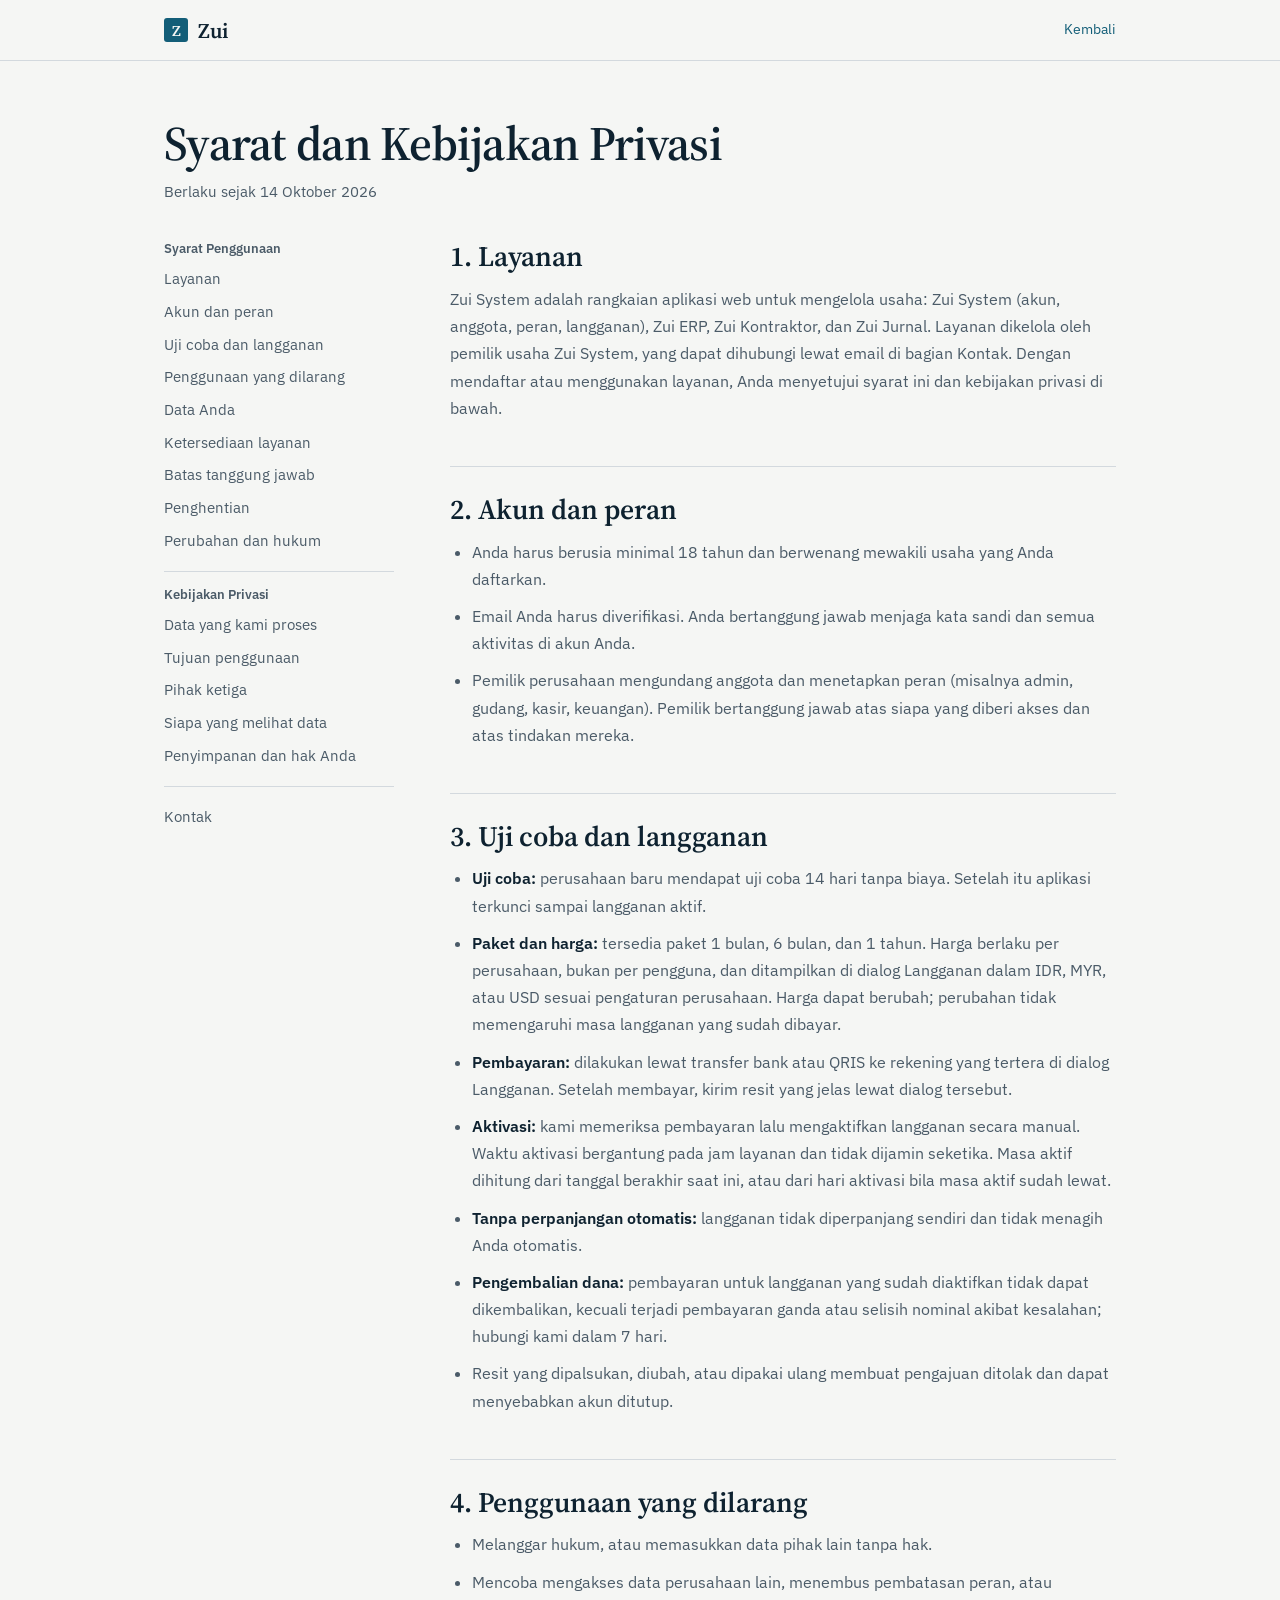
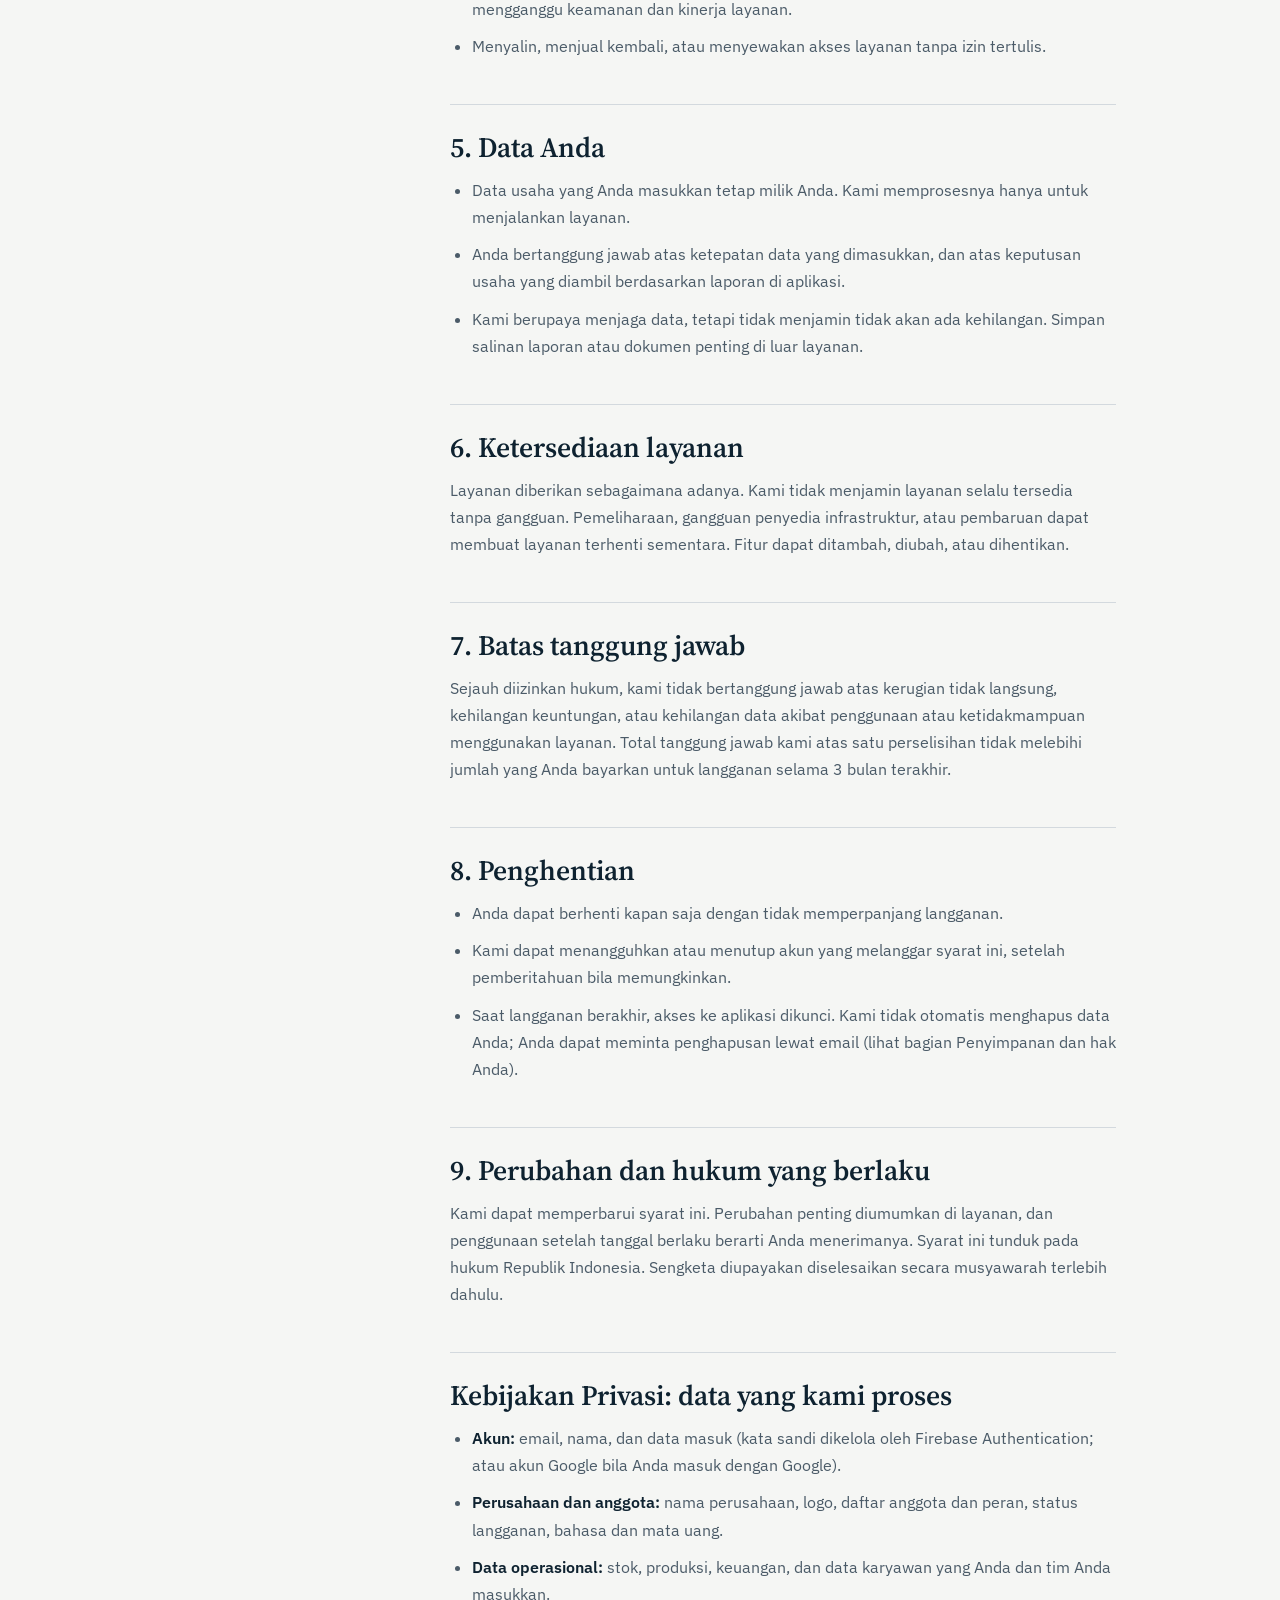
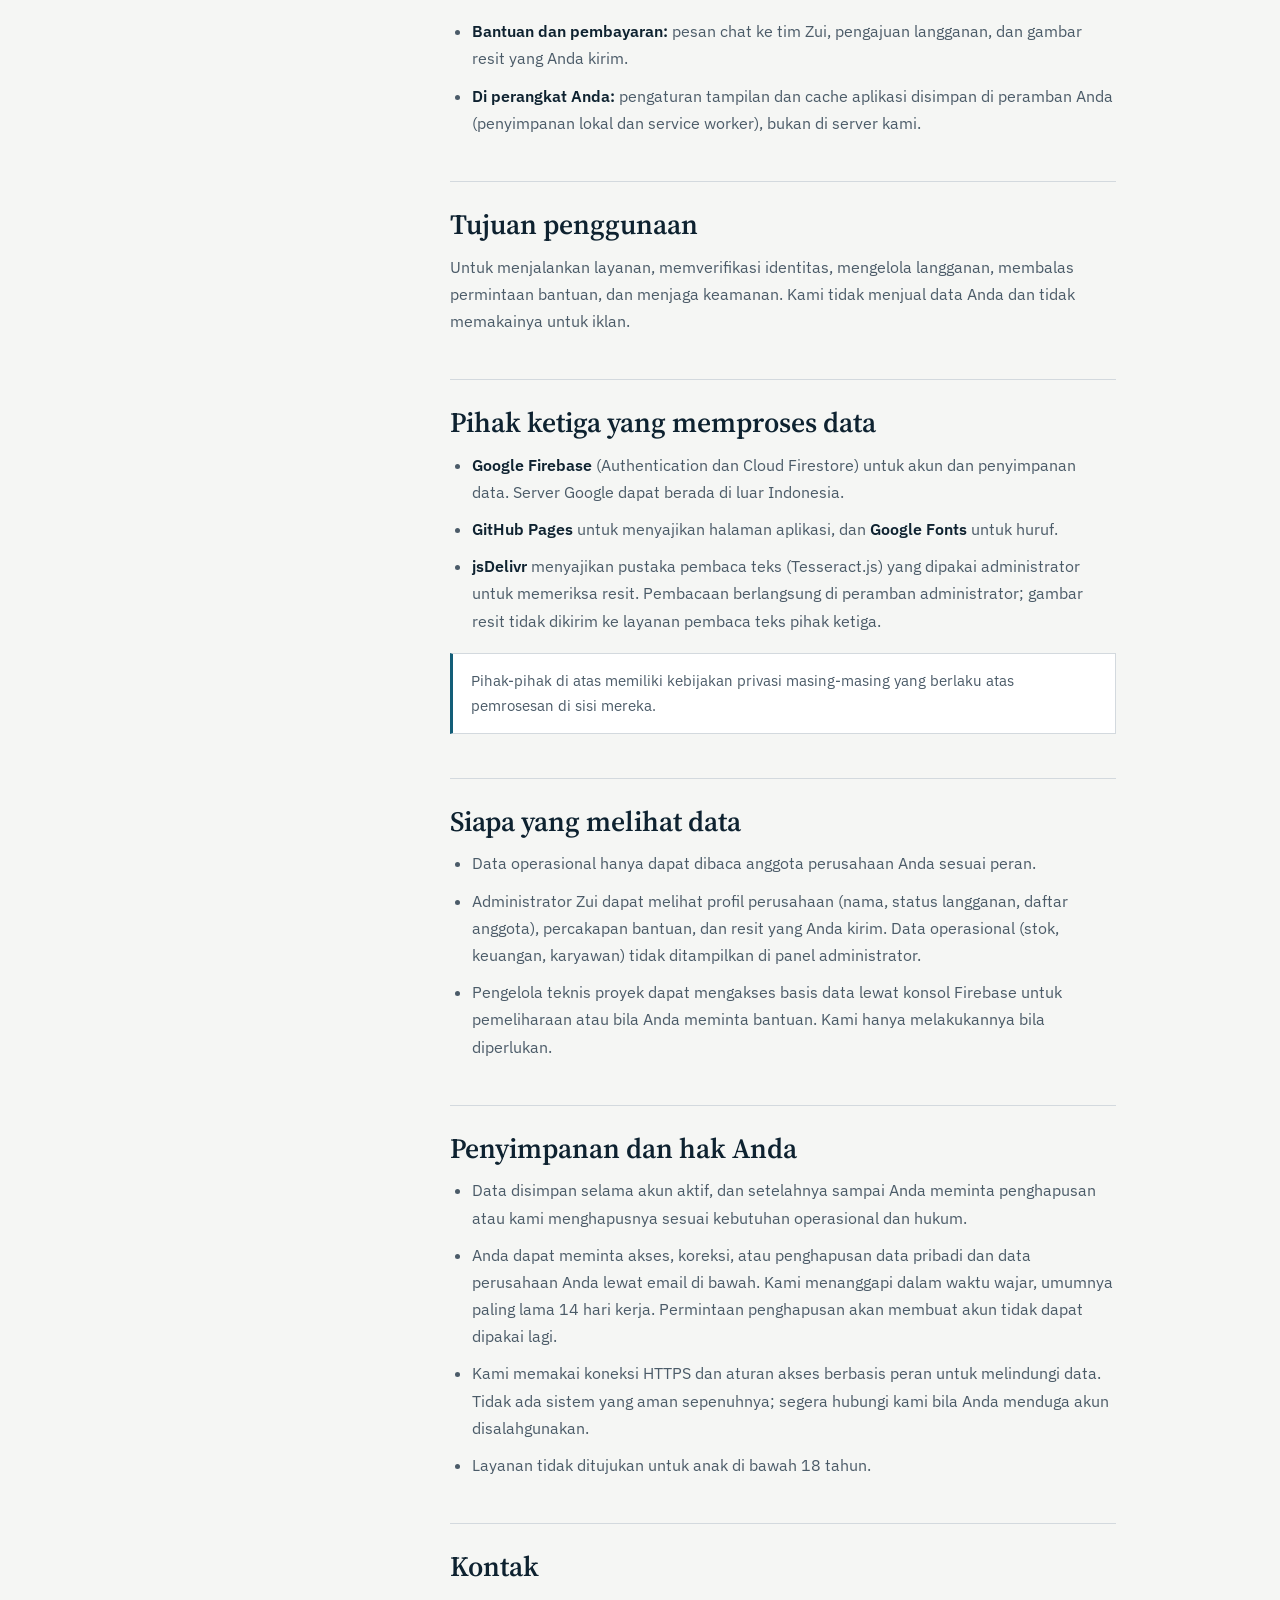
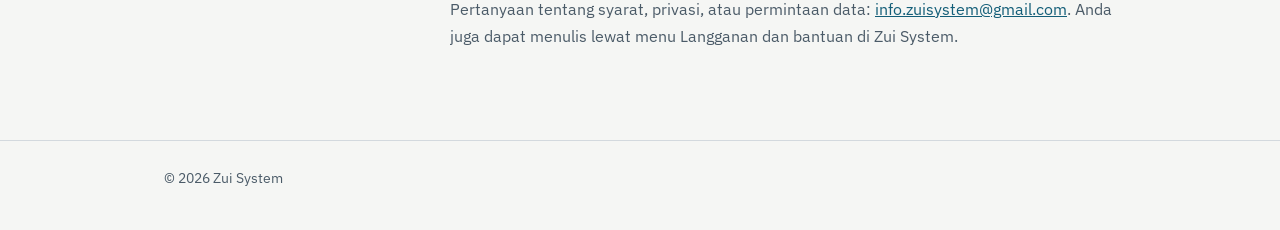
<file: syarat.html>
<!DOCTYPE html>
<html lang="id"><head><meta charset="utf-8">
<meta name="viewport" content="width=device-width,initial-scale=1,viewport-fit=cover">
<meta name="theme-color" content="#0E2230"><title>Syarat dan Kebijakan Privasi — Zui</title>
<meta name="description" content="Syarat penggunaan dan kebijakan privasi layanan Zui System.">
<meta name="robots" content="index,follow">
<link rel="canonical" href="https://zuisystem.com/syarat.html">
<meta property="og:type" content="website"><meta property="og:site_name" content="Zui System"><meta property="og:url" content="https://zuisystem.com/syarat.html"><meta property="og:title" content="Syarat dan Kebijakan Privasi — Zui System"><meta property="og:image" content="https://zuisystem.com/og-image.png">
<link rel="icon" href="icon-192.png">
<link rel="stylesheet" href="https://fonts.googleapis.com/css2?family=IBM+Plex+Sans:wght@400;500;600&family=Source+Serif+4:opsz,wght@8..60,400;8..60,600&display=swap">
<style>
:root{--bg:#F5F6F4;--pn:#fff;--ink:#0E2230;--mu:#4B5B68;--ln:#D3D9DE;--ac:#135E78;--sf:"Source Serif 4",Georgia,serif;--sn:"IBM Plex Sans",system-ui,sans-serif}
@media(prefers-color-scheme:dark){:root{--bg:#0C151C;--pn:#14202A;--ink:#E6ECF0;--mu:#9AA8B3;--ln:#25323D;--ac:#5BB4D2}}
*{box-sizing:border-box;margin:0}body{background:var(--bg);color:var(--ink);font:16px/1.7 var(--sn);-webkit-font-smoothing:antialiased}
a{color:var(--ac)}:focus-visible{outline:2px solid var(--ac);outline-offset:3px}
.w{max-width:1000px;margin:0 auto;padding:0 24px}
.top{border-bottom:1px solid var(--ln)}.top .w{display:flex;justify-content:space-between;align-items:center;height:60px}
.lg{display:flex;align-items:center;gap:10px;text-decoration:none;color:var(--ink);font:600 21px var(--sf)}.lg i{width:24px;height:24px;background:var(--ac);color:var(--bg);display:grid;place-items:center;font:600 15px var(--sf);font-style:normal;border-radius:3px}
.bk{font-size:14px;text-decoration:none}
h1{font:600 clamp(32px,4.4vw,48px)/1.1 var(--sf);letter-spacing:-.015em;margin:56px 0 10px}.up{color:var(--mu);font-size:14.5px}
.lay{display:grid;grid-template-columns:230px 1fr;gap:56px;padding:36px 0 80px;align-items:start}
nav.d{position:sticky;top:20px;font-size:14.5px}nav.d b{display:block;font:600 13px var(--sn);color:var(--mu);margin:0 0 6px}nav.d a{display:block;color:var(--mu);text-decoration:none;padding:4px 0}nav.d a:hover{color:var(--ink)}nav.d hr{border:0;border-top:1px solid var(--ln);margin:14px 0}
article h2{font:600 28px/1.2 var(--sf);margin:44px 0 12px;padding-top:26px;border-top:1px solid var(--ln)}article h2:first-child{margin-top:0;border:0;padding-top:0}
article h3{font:600 17px var(--sn);margin:22px 0 6px}article p,article li{color:var(--mu);margin-bottom:10px}article ul{padding-left:22px}article b{color:var(--ink);font-weight:600}
.nt{background:var(--pn);border:1px solid var(--ln);border-left:3px solid var(--ac);padding:14px 18px;margin:18px 0;color:var(--mu);font-size:15px}
footer{border-top:1px solid var(--ln);padding:26px 0 40px;color:var(--mu);font-size:13.5px}
@media(max-width:820px){.lay{grid-template-columns:1fr;gap:20px}nav.d{position:static}}
</style></head><body>
<div class="top"><div class="w"><a class="lg" href="./"><i>Z</i>Zui</a><a class="bk" href="./">Kembali</a></div></div>
<div class="w"><h1>Syarat dan Kebijakan Privasi</h1><p class="up">Berlaku sejak 14 Oktober 2026</p>
<div class="lay"><nav class="d" aria-label="Isi halaman"><b>Syarat Penggunaan</b><a href="#s1">Layanan</a><a href="#s2">Akun dan peran</a><a href="#s3">Uji coba dan langganan</a><a href="#s4">Penggunaan yang dilarang</a><a href="#s5">Data Anda</a><a href="#s6">Ketersediaan layanan</a><a href="#s7">Batas tanggung jawab</a><a href="#s8">Penghentian</a><a href="#s9">Perubahan dan hukum</a><hr><b>Kebijakan Privasi</b><a href="#p1">Data yang kami proses</a><a href="#p2">Tujuan penggunaan</a><a href="#p3">Pihak ketiga</a><a href="#p4">Siapa yang melihat data</a><a href="#p5">Penyimpanan dan hak Anda</a><hr><a href="#k">Kontak</a></nav>
<article>
<h2 id="s1">1. Layanan</h2>
<p>Zui System adalah rangkaian aplikasi web untuk mengelola usaha: Zui System (akun, anggota, peran, langganan), Zui ERP, Zui Kontraktor, dan Zui Jurnal. Layanan dikelola oleh pemilik usaha Zui System, yang dapat dihubungi lewat email di bagian Kontak. Dengan mendaftar atau menggunakan layanan, Anda menyetujui syarat ini dan kebijakan privasi di bawah.</p>

<h2 id="s2">2. Akun dan peran</h2>
<ul><li>Anda harus berusia minimal 18 tahun dan berwenang mewakili usaha yang Anda daftarkan.</li><li>Email Anda harus diverifikasi. Anda bertanggung jawab menjaga kata sandi dan semua aktivitas di akun Anda.</li><li>Pemilik perusahaan mengundang anggota dan menetapkan peran (misalnya admin, gudang, kasir, keuangan). Pemilik bertanggung jawab atas siapa yang diberi akses dan atas tindakan mereka.</li></ul>

<h2 id="s3">3. Uji coba dan langganan</h2>
<ul><li><b>Uji coba:</b> perusahaan baru mendapat uji coba 14 hari tanpa biaya. Setelah itu aplikasi terkunci sampai langganan aktif.</li><li><b>Paket dan harga:</b> tersedia paket 1 bulan, 6 bulan, dan 1 tahun. Harga berlaku per perusahaan, bukan per pengguna, dan ditampilkan di dialog Langganan dalam IDR, MYR, atau USD sesuai pengaturan perusahaan. Harga dapat berubah; perubahan tidak memengaruhi masa langganan yang sudah dibayar.</li><li><b>Pembayaran:</b> dilakukan lewat transfer bank atau QRIS ke rekening yang tertera di dialog Langganan. Setelah membayar, kirim resit yang jelas lewat dialog tersebut.</li><li><b>Aktivasi:</b> kami memeriksa pembayaran lalu mengaktifkan langganan secara manual. Waktu aktivasi bergantung pada jam layanan dan tidak dijamin seketika. Masa aktif dihitung dari tanggal berakhir saat ini, atau dari hari aktivasi bila masa aktif sudah lewat.</li><li><b>Tanpa perpanjangan otomatis:</b> langganan tidak diperpanjang sendiri dan tidak menagih Anda otomatis.</li><li><b>Pengembalian dana:</b> pembayaran untuk langganan yang sudah diaktifkan tidak dapat dikembalikan, kecuali terjadi pembayaran ganda atau selisih nominal akibat kesalahan; hubungi kami dalam 7 hari.</li><li>Resit yang dipalsukan, diubah, atau dipakai ulang membuat pengajuan ditolak dan dapat menyebabkan akun ditutup.</li></ul>

<h2 id="s4">4. Penggunaan yang dilarang</h2>
<ul><li>Melanggar hukum, atau memasukkan data pihak lain tanpa hak.</li><li>Mencoba mengakses data perusahaan lain, menembus pembatasan peran, atau mengganggu keamanan dan kinerja layanan.</li><li>Menyalin, menjual kembali, atau menyewakan akses layanan tanpa izin tertulis.</li></ul>

<h2 id="s5">5. Data Anda</h2>
<ul><li>Data usaha yang Anda masukkan tetap milik Anda. Kami memprosesnya hanya untuk menjalankan layanan.</li><li>Anda bertanggung jawab atas ketepatan data yang dimasukkan, dan atas keputusan usaha yang diambil berdasarkan laporan di aplikasi.</li><li>Kami berupaya menjaga data, tetapi tidak menjamin tidak akan ada kehilangan. Simpan salinan laporan atau dokumen penting di luar layanan.</li></ul>

<h2 id="s6">6. Ketersediaan layanan</h2>
<p>Layanan diberikan sebagaimana adanya. Kami tidak menjamin layanan selalu tersedia tanpa gangguan. Pemeliharaan, gangguan penyedia infrastruktur, atau pembaruan dapat membuat layanan terhenti sementara. Fitur dapat ditambah, diubah, atau dihentikan.</p>

<h2 id="s7">7. Batas tanggung jawab</h2>
<p>Sejauh diizinkan hukum, kami tidak bertanggung jawab atas kerugian tidak langsung, kehilangan keuntungan, atau kehilangan data akibat penggunaan atau ketidakmampuan menggunakan layanan. Total tanggung jawab kami atas satu perselisihan tidak melebihi jumlah yang Anda bayarkan untuk langganan selama 3 bulan terakhir.</p>

<h2 id="s8">8. Penghentian</h2>
<ul><li>Anda dapat berhenti kapan saja dengan tidak memperpanjang langganan.</li><li>Kami dapat menangguhkan atau menutup akun yang melanggar syarat ini, setelah pemberitahuan bila memungkinkan.</li><li>Saat langganan berakhir, akses ke aplikasi dikunci. Kami tidak otomatis menghapus data Anda; Anda dapat meminta penghapusan lewat email (lihat bagian Penyimpanan dan hak Anda).</li></ul>

<h2 id="s9">9. Perubahan dan hukum yang berlaku</h2>
<p>Kami dapat memperbarui syarat ini. Perubahan penting diumumkan di layanan, dan penggunaan setelah tanggal berlaku berarti Anda menerimanya. Syarat ini tunduk pada hukum Republik Indonesia. Sengketa diupayakan diselesaikan secara musyawarah terlebih dahulu.</p>

<h2 id="p1">Kebijakan Privasi: data yang kami proses</h2>
<ul><li><b>Akun:</b> email, nama, dan data masuk (kata sandi dikelola oleh Firebase Authentication; atau akun Google bila Anda masuk dengan Google).</li><li><b>Perusahaan dan anggota:</b> nama perusahaan, logo, daftar anggota dan peran, status langganan, bahasa dan mata uang.</li><li><b>Data operasional:</b> stok, produksi, keuangan, dan data karyawan yang Anda dan tim Anda masukkan.</li><li><b>Bantuan dan pembayaran:</b> pesan chat ke tim Zui, pengajuan langganan, dan gambar resit yang Anda kirim.</li><li><b>Di perangkat Anda:</b> pengaturan tampilan dan cache aplikasi disimpan di peramban Anda (penyimpanan lokal dan service worker), bukan di server kami.</li></ul>

<h2 id="p2">Tujuan penggunaan</h2>
<p>Untuk menjalankan layanan, memverifikasi identitas, mengelola langganan, membalas permintaan bantuan, dan menjaga keamanan. Kami tidak menjual data Anda dan tidak memakainya untuk iklan.</p>

<h2 id="p3">Pihak ketiga yang memproses data</h2>
<ul><li><b>Google Firebase</b> (Authentication dan Cloud Firestore) untuk akun dan penyimpanan data. Server Google dapat berada di luar Indonesia.</li><li><b>GitHub Pages</b> untuk menyajikan halaman aplikasi, dan <b>Google Fonts</b> untuk huruf.</li><li><b>jsDelivr</b> menyajikan pustaka pembaca teks (Tesseract.js) yang dipakai administrator untuk memeriksa resit. Pembacaan berlangsung di peramban administrator; gambar resit tidak dikirim ke layanan pembaca teks pihak ketiga.</li></ul>
<div class="nt">Pihak-pihak di atas memiliki kebijakan privasi masing-masing yang berlaku atas pemrosesan di sisi mereka.</div>

<h2 id="p4">Siapa yang melihat data</h2>
<ul><li>Data operasional hanya dapat dibaca anggota perusahaan Anda sesuai peran.</li><li>Administrator Zui dapat melihat profil perusahaan (nama, status langganan, daftar anggota), percakapan bantuan, dan resit yang Anda kirim. Data operasional (stok, keuangan, karyawan) tidak ditampilkan di panel administrator.</li><li>Pengelola teknis proyek dapat mengakses basis data lewat konsol Firebase untuk pemeliharaan atau bila Anda meminta bantuan. Kami hanya melakukannya bila diperlukan.</li></ul>

<h2 id="p5">Penyimpanan dan hak Anda</h2>
<ul><li>Data disimpan selama akun aktif, dan setelahnya sampai Anda meminta penghapusan atau kami menghapusnya sesuai kebutuhan operasional dan hukum.</li><li>Anda dapat meminta akses, koreksi, atau penghapusan data pribadi dan data perusahaan Anda lewat email di bawah. Kami menanggapi dalam waktu wajar, umumnya paling lama 14 hari kerja. Permintaan penghapusan akan membuat akun tidak dapat dipakai lagi.</li><li>Kami memakai koneksi HTTPS dan aturan akses berbasis peran untuk melindungi data. Tidak ada sistem yang aman sepenuhnya; segera hubungi kami bila Anda menduga akun disalahgunakan.</li><li>Layanan tidak ditujukan untuk anak di bawah 18 tahun.</li></ul>

<h2 id="k">Kontak</h2>
<p>Pertanyaan tentang syarat, privasi, atau permintaan data: <a href="mailto:info.zuisystem@gmail.com">info.zuisystem@gmail.com</a>. Anda juga dapat menulis lewat menu Langganan dan bantuan di Zui System.</p>
</article></div></div>
<footer><div class="w">© <span id="yr"></span> Zui System</div></footer>
<script>document.getElementById('yr').textContent=new Date().getFullYear()</script>
</body></html>
</file>
<file: site.css>
/* Zui System — gaya bersama halaman aplikasi dan blog (tampilan korporat, sama dengan beranda) */
:root{--bg:#F5F6F4;--pn:#fff;--ink:#0E2230;--mu:#4B5B68;--ln:#D3D9DE;--ac:#135E78;--acs:#E3EEF2;--br:#8C6414;--ok:#2E7D5B;--nv:#0E2230;--nvt:#E6ECF0;--sf:"Source Serif 4",Georgia,"Times New Roman",serif;--sn:"IBM Plex Sans",system-ui,sans-serif}
@media(prefers-color-scheme:dark){:root{--bg:#0C151C;--pn:#14202A;--ink:#E6ECF0;--mu:#9AA8B3;--ln:#25323D;--ac:#5BB4D2;--acs:#16303B;--br:#D9A84B;--ok:#5FBF93;--nv:#14202A;--nvt:#E6ECF0}}
*{box-sizing:border-box;margin:0}html{scroll-behavior:smooth;scroll-padding-top:80px}@media(prefers-reduced-motion:reduce){html{scroll-behavior:auto}*{transition:none!important;animation:none!important}}
body{background:var(--bg);color:var(--ink);font:16px/1.65 var(--sn);-webkit-font-smoothing:antialiased}
a{color:inherit}:focus-visible{outline:2px solid var(--ac);outline-offset:3px}
.w{max-width:1120px;margin:0 auto;padding:0 24px}
h1,h2,h3{font-family:var(--sf);font-weight:400;letter-spacing:-.012em;line-height:1.12}
.sk{position:absolute;left:-999px;top:8px;background:var(--ink);color:var(--bg);padding:8px 14px;z-index:20;border-radius:3px}.sk:focus{left:8px}
/* bilah atas */
.top{border-bottom:1px solid var(--ln);background:var(--bg);position:sticky;top:0;z-index:5}
.top .w{display:flex;align-items:center;height:64px;gap:16px}
.lg{display:block;line-height:0;color:var(--ink);text-decoration:none;margin-right:auto}.lg .zl{height:34px;width:auto;display:block}
.lk{display:flex;gap:26px;align-items:center;font-size:14.5px}.lk a{text-decoration:none;color:var(--mu)}.lk a:hover,.lk a[aria-current=page]{color:var(--ink)}.lk a[aria-current=page]{border-bottom:2px solid var(--ac);padding-bottom:2px}
.b{display:inline-block;font:500 15px var(--sn);padding:11px 20px;border:1px solid var(--ink);background:none;color:var(--ink);text-decoration:none;cursor:pointer;border-radius:3px;line-height:1.2}
.b.p{background:var(--ac);border-color:var(--ac);color:var(--bg)}.b:hover{filter:brightness(1.1)}.b.sm{padding:8px 15px;font-size:14px}.lk a.b.p{color:var(--bg)}
.hb{display:none;width:40px;height:40px;border:0;background:none;cursor:pointer;position:relative}.hb span{position:absolute;left:9px;right:9px;height:2px;background:var(--ink);transition:transform .2s,top .2s}.hb span:first-child{top:15px}.hb span:last-child{top:23px}.hb[aria-expanded=true] span:first-child{top:19px;transform:rotate(45deg)}.hb[aria-expanded=true] span:last-child{top:19px;transform:rotate(-45deg)}
.top .mm .w{display:block;height:auto}.mm{position:fixed;inset:64px 0 0;background:var(--bg);z-index:4;overflow:auto;padding:8px 0 40px}.mm[hidden]{display:none}.mm a.mi{display:block;padding:18px 0;border-bottom:1px solid var(--ln);font:500 19px var(--sf);text-decoration:none}.mm .mcta{display:block;text-align:center;margin-top:26px;padding:14px;font:500 15px var(--sn)}body.mo{overflow:hidden}
/* remah roti */
.bc{padding:22px 0 0;font-size:14px;color:var(--mu)}.bc ol{list-style:none;padding:0;display:flex;flex-wrap:wrap;gap:6px}.bc li+li:before{content:"/";margin-right:6px;color:var(--ln)}.bc a{color:var(--mu);text-decoration:none;border-bottom:1px solid var(--ln)}.bc a:hover{color:var(--ink)}
/* hero */
.hero{display:grid;grid-template-columns:1.1fr 1fr;gap:64px;align-items:center;padding:44px 0 84px}
.eyebrow{font:600 13px var(--sn);letter-spacing:.06em;text-transform:uppercase;color:var(--ac);margin-bottom:16px}
h1{font-size:clamp(36px,5vw,58px);font-weight:600;letter-spacing:-.02em;line-height:1.06}
.hero p.l{font-size:18.5px;color:var(--mu);max-width:31em;margin:22px 0 30px}
.cta{display:flex;gap:12px;flex-wrap:wrap}.hero .nt{margin-top:20px;font-size:14px;color:var(--mu)}
.demo{background:var(--pn);border:1px solid var(--ln);border-top:3px solid var(--ac);padding:24px;border-radius:0 0 4px 4px;box-shadow:0 18px 40px -26px rgba(14,34,48,.35)}
.demo h2,.demo h3{font:600 13px var(--sn);letter-spacing:.01em;color:var(--mu);margin-bottom:14px;max-width:none}
.demo .po{display:flex;justify-content:space-between;gap:12px;padding-bottom:14px;border-bottom:1px solid var(--ln)}.po b{font:600 20px var(--sf);display:block}.po span{font-size:13px;color:var(--mu)}
.tl{list-style:none;padding:0;margin:14px 0}.tl li{display:grid;grid-template-columns:24px 1fr;gap:10px;padding:8px 0;position:relative;color:var(--mu);font-size:15px;line-height:1.4}
.tl li:before{content:"";width:12px;height:12px;border:2px solid var(--ln);border-radius:50%;margin:4px 0 0 3px;background:var(--pn);z-index:1}
.tl li:after{content:"";position:absolute;left:8px;top:26px;bottom:-8px;width:2px;background:var(--ln)}.tl li:last-child:after{display:none}
.tl li.dn{color:var(--ink)}.tl li.dn:before{background:var(--ok);border-color:var(--ok)}.tl li.dn:after{background:var(--ok)}
.tl li.nx{color:var(--ink);font-weight:600}.tl li.nx:before{border-color:var(--ac);background:var(--ac);box-shadow:0 0 0 4px color-mix(in srgb,var(--ac) 22%,transparent)}
.tl small{display:block;font-weight:400;color:var(--mu);font-size:13px}
.act{display:flex;align-items:center;justify-content:space-between;gap:12px;flex-wrap:wrap;min-height:46px}.act .m{font-size:13px;color:var(--mu);max-width:17em;line-height:1.45}
.ilu{display:block;margin-top:14px;font-size:12.5px;color:var(--mu)}
.chk{list-style:none;padding:0;margin:6px 0 0;display:grid;gap:0}.chk li{display:flex;gap:12px;align-items:flex-start;padding:11px 0;border-bottom:1px solid var(--ln);font-size:15px}.chk li:last-child{border-bottom:0}.chk i{flex:none;width:18px;height:18px;border:2px solid var(--ln);border-radius:3px;margin-top:2px;position:relative}.chk li.dn{color:var(--mu);text-decoration:line-through}.chk li.dn i{background:var(--ok);border-color:var(--ok)}.chk li.dn i:after{content:"";position:absolute;left:4px;top:0;width:5px;height:10px;border:solid var(--bg);border-width:0 2px 2px 0;transform:rotate(45deg)}.chk small{display:block;color:var(--mu);font-size:13px;text-decoration:none}
.bar{height:8px;background:var(--ln);border-radius:4px;overflow:hidden;margin:10px 0 4px}.bar i{display:block;height:100%;background:var(--ac)}
/* bagian */
section{padding:84px 0;border-top:1px solid var(--ln)}
.hd{display:grid;grid-template-columns:1fr 1.25fr;gap:64px;align-items:start}
h2{font-size:clamp(28px,3.4vw,42px);font-weight:600;max-width:14em}.sub{color:var(--mu);max-width:36em;margin-top:16px;font-size:17px}
.kt{display:grid;grid-template-columns:repeat(3,1fr);border-top:1px solid var(--ln);border-left:1px solid var(--ln);margin-top:44px}
.kt>div{padding:28px 26px 30px;border-right:1px solid var(--ln);border-bottom:1px solid var(--ln);background:var(--pn)}
.kt h3{font-size:20px;font-weight:600;margin-bottom:8px}.kt p{color:var(--mu);font-size:15px}
.kt.k2{grid-template-columns:repeat(2,1fr)}
ol.f{list-style:none;padding:0;counter-reset:n;display:grid;grid-template-columns:repeat(3,1fr);gap:0;margin-top:44px;border-top:1px solid var(--ln)}
ol.f li{counter-increment:n;padding:24px 28px 0 0;color:var(--mu);font-size:15.5px}ol.f li:before{content:counter(n);display:inline-grid;place-items:center;width:30px;height:30px;border:1px solid var(--ac);color:var(--ac);font:600 15px var(--sf);border-radius:50%;margin-bottom:14px}
ol.f b{display:block;color:var(--ink);font:600 20px var(--sf);margin-bottom:6px}
.lst{list-style:none;padding:0;margin-top:30px;display:grid;gap:12px;max-width:40em}.lst li{padding-left:26px;position:relative}.lst li:before{content:"";position:absolute;left:0;top:.7em;width:14px;height:2px;background:var(--ac)}.lst b{font-weight:600}
.note{border-left:3px solid var(--br);background:var(--pn);padding:16px 20px;margin-top:30px;max-width:46em;font-size:15.5px;color:var(--mu)}.note b{color:var(--ink)}
/* aplikasi lain */
.oth{display:grid;grid-template-columns:repeat(2,1fr);gap:18px;margin-top:36px}.oth a{display:block;background:var(--pn);border:1px solid var(--ln);padding:24px;text-decoration:none}.oth a:hover{border-color:var(--ac)}.oth h3{font-size:22px;font-weight:600;margin-bottom:6px}.oth p{color:var(--mu);font-size:15px}.oth span{display:inline-block;margin-top:12px;font-size:14px;font-weight:500;color:var(--ac);border-bottom:1px solid currentColor}
/* harga ringkas */
.hg{display:flex;gap:28px;align-items:center;justify-content:space-between;flex-wrap:wrap;background:var(--pn);border:1px solid var(--ln);border-top:3px solid var(--ac);padding:28px 30px;margin-top:36px}.hg b{font:600 34px var(--sf);letter-spacing:-.01em;line-height:1.1}.hg b small{font:400 14px var(--sn);color:var(--mu);margin-left:4px}.hg p{color:var(--mu);font-size:15px;max-width:30em;margin-top:6px}
/* tanya jawab */
.fq{border-top:1px solid var(--ln)}.fq details{border-bottom:1px solid var(--ln)}.fq summary{cursor:pointer;list-style:none;padding:20px 0;font:600 19px var(--sf);display:flex;justify-content:space-between;gap:20px}
.fq summary::-webkit-details-marker{display:none}.fq summary:after{content:"+";font:400 24px/1 var(--sn);color:var(--ac)}.fq details[open] summary:after{content:"–"}
.fq p{color:var(--mu);padding:0 40px 22px 0;max-width:46em}
/* penutup */
.fin{background:var(--nv);color:var(--nvt);border:0;padding:76px 0}.fin h2{color:var(--nvt);max-width:15em}.fin p{margin:16px 0 30px;max-width:32em;opacity:.85}.fin .b{background:var(--nvt);color:var(--nv);border-color:var(--nvt)}
footer{padding:44px 0 36px;color:var(--mu);font-size:14px}
.fc{display:grid;grid-template-columns:1.4fr 1fr 1fr 1fr;gap:32px;padding-bottom:30px;border-bottom:1px solid var(--ln)}.fc h2{font:600 14px var(--sn);letter-spacing:0;color:var(--ink);margin-bottom:10px;max-width:none}.fc a{display:block;text-decoration:none;margin:6px 0}.fc a:hover{color:var(--ink)}.fc a.lg{display:block;margin:0 0 10px;color:var(--ink)}.fc a.lg .zl{height:40px}
.fb{display:flex;justify-content:space-between;gap:14px;flex-wrap:wrap;padding-top:20px;font-size:13px}
/* blog */
.bl{display:grid;grid-template-columns:repeat(2,1fr);gap:18px;margin-top:36px}.bl a{display:block;background:var(--pn);border:1px solid var(--ln);padding:26px;text-decoration:none}.bl a:hover{border-color:var(--ac)}.bl small{color:var(--mu);font-size:13.5px}.bl h2,.bl h3{font-size:25px;font-weight:600;margin:8px 0 10px;max-width:none}.bl p{color:var(--mu);font-size:15.5px}
.ph1{padding:44px 0 60px}.ph1 h1{max-width:15em}
/* artikel */
.art{display:grid;grid-template-columns:240px minmax(0,1fr);gap:64px;padding:36px 0 84px;align-items:start}
.art header{grid-column:1/-1}.art h1{font-size:clamp(34px,4.6vw,52px);max-width:17em}
.meta{color:var(--mu);font-size:14.5px;margin-top:18px;display:flex;gap:8px 18px;flex-wrap:wrap}
.lede{font:400 21px/1.5 var(--sf);color:var(--mu);max-width:34em;margin-top:22px}
.toc{position:sticky;top:84px;font-size:14.5px}.toc b{display:block;font:600 13px var(--sn);color:var(--mu);margin-bottom:8px;letter-spacing:.04em;text-transform:uppercase}.toc a{display:block;color:var(--mu);text-decoration:none;padding:5px 0 5px 12px;border-left:2px solid var(--ln)}.toc a:hover{color:var(--ink);border-left-color:var(--ac)}
.pr{max-width:42em;font-size:17.5px;line-height:1.75}.pr h2{font-size:clamp(26px,3vw,34px);margin:56px 0 14px;max-width:none}.pr h2:first-child{margin-top:0}.pr h3{font:600 22px var(--sf);margin:30px 0 10px}.pr p{margin:0 0 18px}.pr ul,.pr ol{margin:0 0 20px;padding-left:1.3em}.pr li{margin:6px 0}.pr a{color:var(--ac);text-underline-offset:3px}.pr strong{font-weight:600}
.pr table{width:100%;border-collapse:collapse;font-size:15.5px;margin:6px 0 24px}.pr th,.pr td{text-align:left;padding:12px 14px;border:1px solid var(--ln);vertical-align:top}.pr th{background:var(--acs);font-weight:600}.pr .tw{overflow-x:auto}
.cl{background:var(--pn);border:1px solid var(--ln);border-top:3px solid var(--ac);padding:22px 26px;margin:26px 0;font-size:16.5px}.cl h3{margin-top:0!important}.cl ul{margin-bottom:0}
.cta-in{background:var(--nv);color:var(--nvt);padding:30px 32px;margin:48px 0 0;border-radius:3px}.cta-in h2{color:var(--nvt);font-size:28px;margin:0 0 10px!important}.cta-in p{opacity:.88;margin:0 0 20px}.cta-in .b{background:var(--nvt);color:var(--nv);border-color:var(--nvt);text-decoration:none}
.rel{margin-top:44px;padding-top:24px;border-top:1px solid var(--ln);font-size:16px}
@media(max-width:900px){.hero{grid-template-columns:1fr;gap:44px;padding:28px 0 60px}.hd{grid-template-columns:1fr;gap:28px}.kt,.kt.k2,ol.f,.oth,.bl{grid-template-columns:1fr}.kt{border-right:0}ol.f li{padding-right:0}.fc{grid-template-columns:1fr 1fr}.lk{display:none}.hb{display:block}section{padding:60px 0}.art{grid-template-columns:1fr;gap:28px}.toc{position:static;border:1px solid var(--ln);padding:16px 18px;background:var(--pn)}.pr{font-size:17px}}

/* video cara pakai */
.vg2{display:grid;grid-template-columns:320px 1fr;gap:64px;align-items:center}
.ph2{background:var(--nv);padding:12px;border-radius:34px;box-shadow:0 26px 50px -28px rgba(14,34,48,.6);width:320px;max-width:100%}
.ph2 video{display:block;width:100%;height:auto;aspect-ratio:600/1230;border-radius:24px;background:#0F2A3D}
@media(max-width:900px){.vg2{grid-template-columns:1fr;gap:32px;justify-items:center}.vg2>div:last-child{justify-self:stretch}}
</file>
